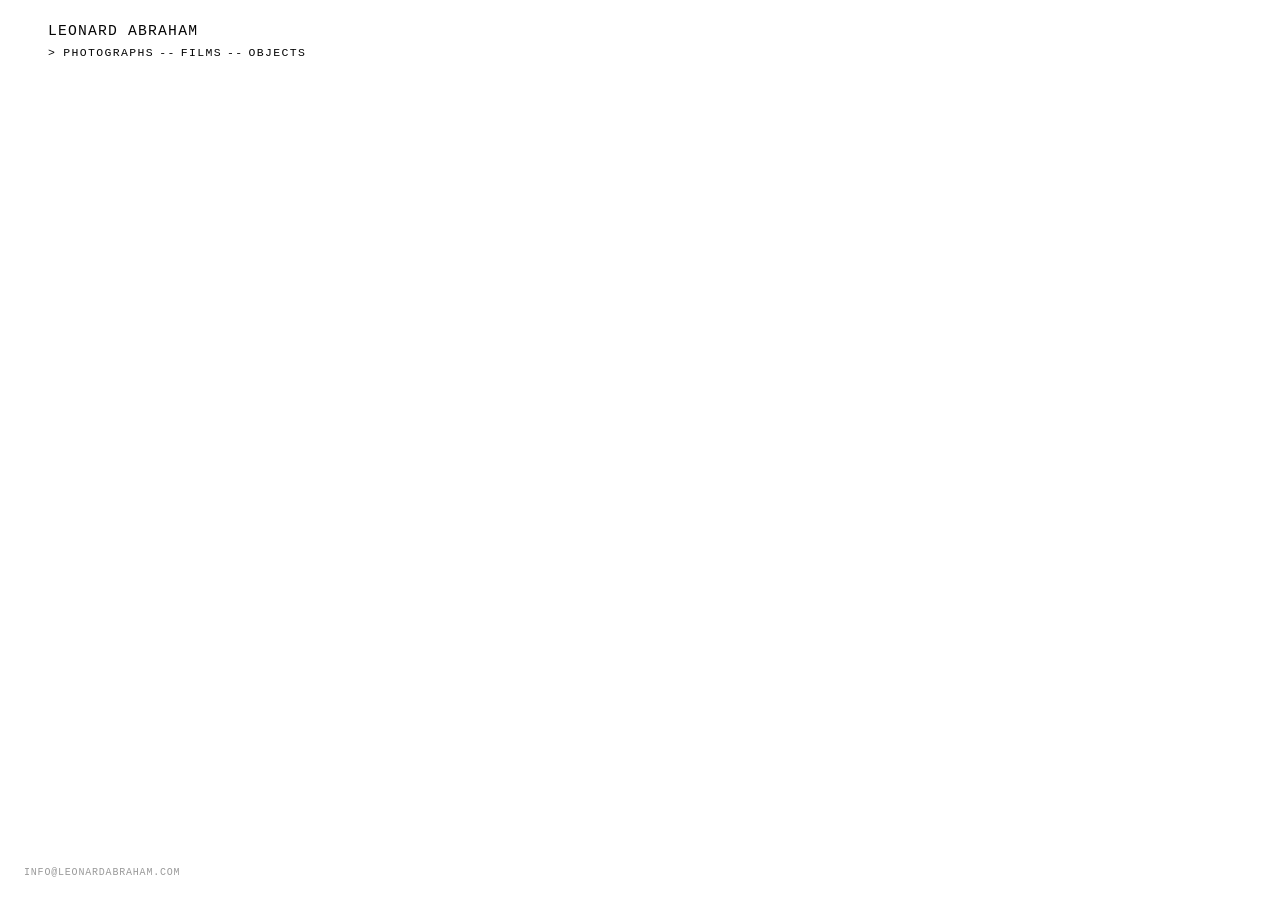
<file: index.html>
<!DOCTYPE html>
<html lang="en">
<head>
  <!-- Google tag (gtag.js) -->
  <script async src="https://www.googletagmanager.com/gtag/js?id=G-0VY0FWNZCR"></script>
  <script>
    window.dataLayer = window.dataLayer || [];
    function gtag(){dataLayer.push(arguments);}
    gtag('js', new Date());
    gtag('config', 'G-0VY0FWNZCR');
  </script>

  <meta charset="UTF-8" />
  <meta name="viewport" content="width=device-width, initial-scale=1.0" />
  <title>Leonard Abraham — Photographer, Director &amp; Artist</title>
  <meta name="description" content="Leonard Abraham is a Los Angeles-based photographer, director and artist working across photography, film and sculpture." />
  <meta name="robots" content="index, follow" />
  <link rel="canonical" href="https://leonardabraham.com/" />

  <meta property="og:type" content="website" />
  <meta property="og:title" content="Leonard Abraham — Photographer, Director &amp; Artist" />
  <meta property="og:description" content="Leonard Abraham is a Los Angeles-based photographer, director and artist working across photography, film and sculpture." />
  <meta property="og:url" content="https://leonardabraham.com/" />
  <meta property="og:image" content="https://leonardabraham.com/homepage-rotation-01.jpg" />
  <meta property="og:site_name" content="Leonard Abraham" />

  <meta name="twitter:card" content="summary_large_image" />
  <meta name="twitter:title" content="Leonard Abraham — Photographer, Director &amp; Artist" />
  <meta name="twitter:description" content="Leonard Abraham is a Los Angeles-based photographer, director and artist working across photography, film and sculpture." />
  <meta name="twitter:image" content="https://leonardabraham.com/homepage-rotation-01.jpg" />

  <script type="application/ld+json">
    {
      "@context": "https://schema.org",
      "@type": "Person",
      "name": "Leonard Abraham",
      "url": "https://leonardabraham.com/",
      "image": "https://leonardabraham.com/homepage-rotation-01.jpg",
      "jobTitle": [
        "Photographer",
        "Director",
        "Artist"
      ],
      "homeLocation": {
        "@type": "Place",
        "name": "Los Angeles, California"
      },
      "knowsAbout": [
        "Photography",
        "Film direction",
        "Sculpture"
      ]
    }
  </script>
  <style>
    :root {
      --bg: #ffffff;
      --ink: #050505;
      --soft: #eeeeee;
      --muted: #9a9a9a;
    }

    * {
      box-sizing: border-box;
    }

    html,
    body {
      margin: 0;
      min-height: 100%;
      background: var(--bg);
      color: var(--ink);
      font-family: "Courier New", Courier, monospace;
      font-weight: 400;
    }

    body {
      min-height: 100vh;
      overflow: hidden;
    }

    a {
      color: inherit;
      text-decoration: none;
    }

    .page {
      position: relative;
      min-height: 100vh;
      padding: 22px 24px;
    }

    .identity {
      position: relative;
      z-index: 2;
      display: inline-grid;
      gap: 8px;
      margin-left: 24px;
      font-size: clamp(11px, 1.15vw, 15px);
      line-height: 1.05;
      letter-spacing: 0.08em;
      text-transform: uppercase;
    }

    .name {
      display: block;
    }

    .nav {
      position: relative;
      display: block;
      white-space: nowrap;
      font-size: 0.78em;
      line-height: 1;
      letter-spacing: 0.12em;
      padding-bottom: 110px;
    }

    .nav-row {
      display: flex;
      gap: 5px;
      align-items: center;
    }

    .nav-prompt {
      display: inline-block;
      margin-right: 2px;
    }

    .nav a,
    .nav span {
      display: inline-block;
    }

    .subnav {
      position: absolute;
      left: 2.65ch;
      top: 0.7em;
      display: grid;
      gap: 5px;
      min-width: 34ch;
      padding: 20px 170px 34px 0;
      white-space: nowrap;
      opacity: 0;
      visibility: hidden;
      pointer-events: auto;
      font-size: 0.88em;
      line-height: 1;
      letter-spacing: 0.1em;
      transition: none;
    }

    .subnav a::before {
      content: ">";
      display: inline-block;
      margin-right: 6px;
    }

    .nav:has(.photographs-trigger:hover) .photographs-subnav,
    .nav:has(.photographs-trigger:focus-visible) .photographs-subnav,
    .nav:has(.photographs-subnav:hover) .photographs-subnav,
    .nav:has(.photographs-subnav:focus-within) .photographs-subnav,
    .nav:has(.films-trigger:hover) .films-subnav,
    .nav:has(.films-trigger:focus-visible) .films-subnav,
    .nav:has(.films-subnav:hover) .films-subnav,
    .nav:has(.films-subnav:focus-within) .films-subnav {
      opacity: 1;
      visibility: visible;
      transition-delay: 0s;
    }

    .media-stage {
      position: absolute;
      inset: 0;
      z-index: 0;
      pointer-events: none;
    }

    .media-slide {
      position: absolute;
      left: 50%;
      top: 50%;
      transform: translate(-50%, -46%);
      opacity: 0;
      overflow: hidden;
      background: transparent;
    }

    .media-slide.vertical {
      width: min(39vw, 540px);
      aspect-ratio: 1198 / 1714;
      animation: showVertical 29.7s steps(1, end) infinite;
    }

    .media-slide.added.test-second {
      animation: showTest2 29.7s steps(1, end) infinite;
    }

    .media-slide.horizontal {
      width: min(66vw, 1060px);
      aspect-ratio: 1584 / 1131;
      animation: showHorizontal 29.7s steps(1, end) infinite;
    }

    .media-slide.added.third {
      animation: showAdded3 29.7s steps(1, end) infinite;
    }

    .media-slide.added.between-third-fourth {
      animation: showBetween3And4 29.7s steps(1, end) infinite;
    }

    .media-slide.added.test-after-fourth {
      animation: showTestAfter4 29.7s steps(1, end) infinite;
    }

    .media-slide.added.test-after-fifth-a {
      animation: showTestAfter5A 29.7s steps(1, end) infinite;
    }

    .media-slide.added.test-after-fifth-b {
      animation: showTestAfter5B 29.7s steps(1, end) infinite;
    }

    .media-slide.added.fourth {
      animation: showAdded4 29.7s steps(1, end) infinite;
    }

    .media-slide.added.fifth {
      animation: showAdded5 29.7s steps(1, end) infinite;
    }

    .media-slide.diptych.sixth {
      width: min(66vw, 1060px);
      display: grid;
      grid-template-columns: repeat(2, minmax(0, 1fr));
      gap: 14px;
      overflow: visible;
      animation: showDiptych6 29.7s steps(1, end) infinite;
    }

    .media-slide img {
      width: 100%;
      height: 100%;
      display: block;
      object-fit: cover;
    }

    .media-slide.added img {
      width: auto;
      height: auto;
      max-width: min(66vw, 1060px);
      max-height: 76vh;
      object-fit: contain;
    }

    .media-slide.diptych img {
      width: 100%;
      height: auto;
      aspect-ratio: 1 / 1;
      object-fit: cover;
    }

    .contact {
      position: fixed;
      left: 24px;
      bottom: 22px;
      z-index: 2;
      font-size: 10px;
      line-height: 1;
      letter-spacing: 0.08em;
      text-transform: uppercase;
      color: var(--muted);
    }

    @keyframes showVertical {
      0%, 9.0908% { opacity: 1; }
      9.0909%, 100% { opacity: 0; }
    }

    @keyframes showHorizontal {
      0%, 9.0908% { opacity: 0; }
      9.0909%, 18.1817% { opacity: 1; }
      18.1818%, 100% { opacity: 0; }
    }

    @keyframes showAdded3 {
      0%, 18.1817% { opacity: 0; }
      18.1818%, 27.2726% { opacity: 1; }
      27.2727%, 100% { opacity: 0; }
    }

    @keyframes showBetween3And4 {
      0%, 27.2726% { opacity: 0; }
      27.2727%, 36.3635% { opacity: 1; }
      36.3636%, 100% { opacity: 0; }
    }

    @keyframes showTestAfter4 {
      0%, 36.3635% { opacity: 0; }
      36.3636%, 45.4544% { opacity: 1; }
      45.4545%, 100% { opacity: 0; }
    }

    @keyframes showTest2 {
      0%, 45.4544% { opacity: 0; }
      45.4545%, 54.5453% { opacity: 1; }
      54.5454%, 100% { opacity: 0; }
    }

    @keyframes showTestAfter5A {
      0%, 54.5453% { opacity: 0; }
      54.5454%, 63.6362% { opacity: 1; }
      63.6363%, 100% { opacity: 0; }
    }

    @keyframes showTestAfter5B {
      0%, 63.6362% { opacity: 0; }
      63.6363%, 72.7271% { opacity: 1; }
      72.7272%, 100% { opacity: 0; }
    }

    @keyframes showAdded4 {
      0%, 72.7271% { opacity: 0; }
      72.7272%, 81.8180% { opacity: 1; }
      81.8181%, 100% { opacity: 0; }
    }

    @keyframes showAdded5 {
      0%, 81.8180% { opacity: 0; }
      81.8181%, 90.9089% { opacity: 1; }
      90.9090%, 100% { opacity: 0; }
    }

    @keyframes showDiptych6 {
      0%, 90.9089% { opacity: 0; }
      90.9090%, 100% { opacity: 1; }
    }

    @media (max-width: 760px) {
      body {
        overflow: auto;
      }

      .page {
        min-height: 100svh;
        padding: 18px;
      }

      .identity {
        margin-left: 0;
        font-size: 12px;
        gap: 7px;
      }

      .nav {
        font-size: 0.76em;
        padding-bottom: 110px;
      }

      .nav-row {
        gap: 4px;
      }

      .subnav {
        left: 2.65ch;
        gap: 5px;
        min-width: 32ch;
        padding: 20px 120px 34px 0;
        font-size: 0.86em;
      }

      .media-slide.vertical {
        width: calc(100vw - 24px);
        max-width: 450px;
        top: 52%;
      }

      .media-slide.horizontal {
        width: calc(100vw - 24px);
        max-width: 560px;
        top: 52%;
      }

      .media-slide.added img {
        max-width: calc(100vw - 24px);
        max-height: 72vh;
      }

      .media-slide.diptych.sixth {
        width: calc(100vw - 24px);
        max-width: 660px;
        gap: 8px;
        top: 52%;
      }

      .contact {
        left: 18px;
        bottom: 18px;
      }
    }
  </style>
</head>
<body>
  <main class="page">
    <header class="identity" aria-label="Leonard Abraham site navigation">
      <a class="name" href="/">Leonard Abraham</a>
      <nav class="nav">
        <div class="nav-row">
          <span class="nav-prompt">&gt;</span>
          <a class="photographs-trigger" href="#photographs">Photographs</a>
          <span>--</span>
          <a class="films-trigger" href="#films">Films</a>
          <span>--</span>
          <a href="#objects">Objects</a>
        </div>
        <div class="subnav photographs-subnav" aria-label="Photographs categories">
          <a href="#photographs-personal">Personal</a>
          <a href="#photographs-portraits">Portraits</a>
          <a href="#photographs-fashion">Fashion</a>
        </div>
        <div class="subnav films-subnav" aria-label="Films categories">
          <a href="commercials.html">Fashion</a>
          <a href="music-videos.html">Music Video</a>
          <a href="personal-films.html">Personal</a>
        </div>
      </nav>
    </header>

    <section class="media-stage" aria-label="Homepage rotating media">
      <div class="media-slide vertical">
        <img src="homepage-rotation-01.jpg" alt="Dossier Personage portrait placeholder" />
      </div>
      <div class="media-slide horizontal">
        <img src="homepage-rotation-02.jpg" alt="Dossier Personage page spread placeholder" />
      </div>
      <div class="media-slide added third">
        <img src="homepage-rotation-03.jpg" alt="Homepage rotation image 03" />
      </div>
      <div class="media-slide added between-third-fourth">
        <img src="homepage-rotation-03b-test-v3.jpg" alt="Homepage rotation test image between 03 and 04" />
      </div>
      <div class="media-slide added test-after-fourth">
        <img src="homepage-rotation-06-v5jpg.jpg" alt="Homepage rotation image 06 replacement" />
      </div>
      <div class="media-slide added test-second">
        <img src="homepage-rotation-05-v4.jpg" alt="Homepage rotation image 05 replacement" />
      </div>
      <div class="media-slide added test-after-fifth-a">
        <img src="homepage-rotation-07-v5.jpg" alt="Homepage rotation image 07 replacement" />
      </div>
      <div class="media-slide added test-after-fifth-b">
        <img src="homepage-rotation-07-v4.jpg" alt="Homepage rotation image 07 replacement" />
      </div>
      <div class="media-slide added fourth">
        <img src="homepage-rotation-08.jpg" alt="Homepage rotation image 04" />
      </div>
      <div class="media-slide added fifth">
        <img src="homepage-rotation-09.jpg" alt="Homepage rotation image 05" />
      </div>
      <div class="media-slide diptych sixth">
        <img src="homepage-rotation-10a.jpg" alt="Future Without Fear — salt flats" />
        <img src="homepage-rotation-10b.jpg" alt="Future Without Fear — elevator" />
      </div>
    </section>

    <a class="contact" href="mailto:info@leonardabraham.com">info@leonardabraham.com</a>
  </main>
</body>
</html>
</file>
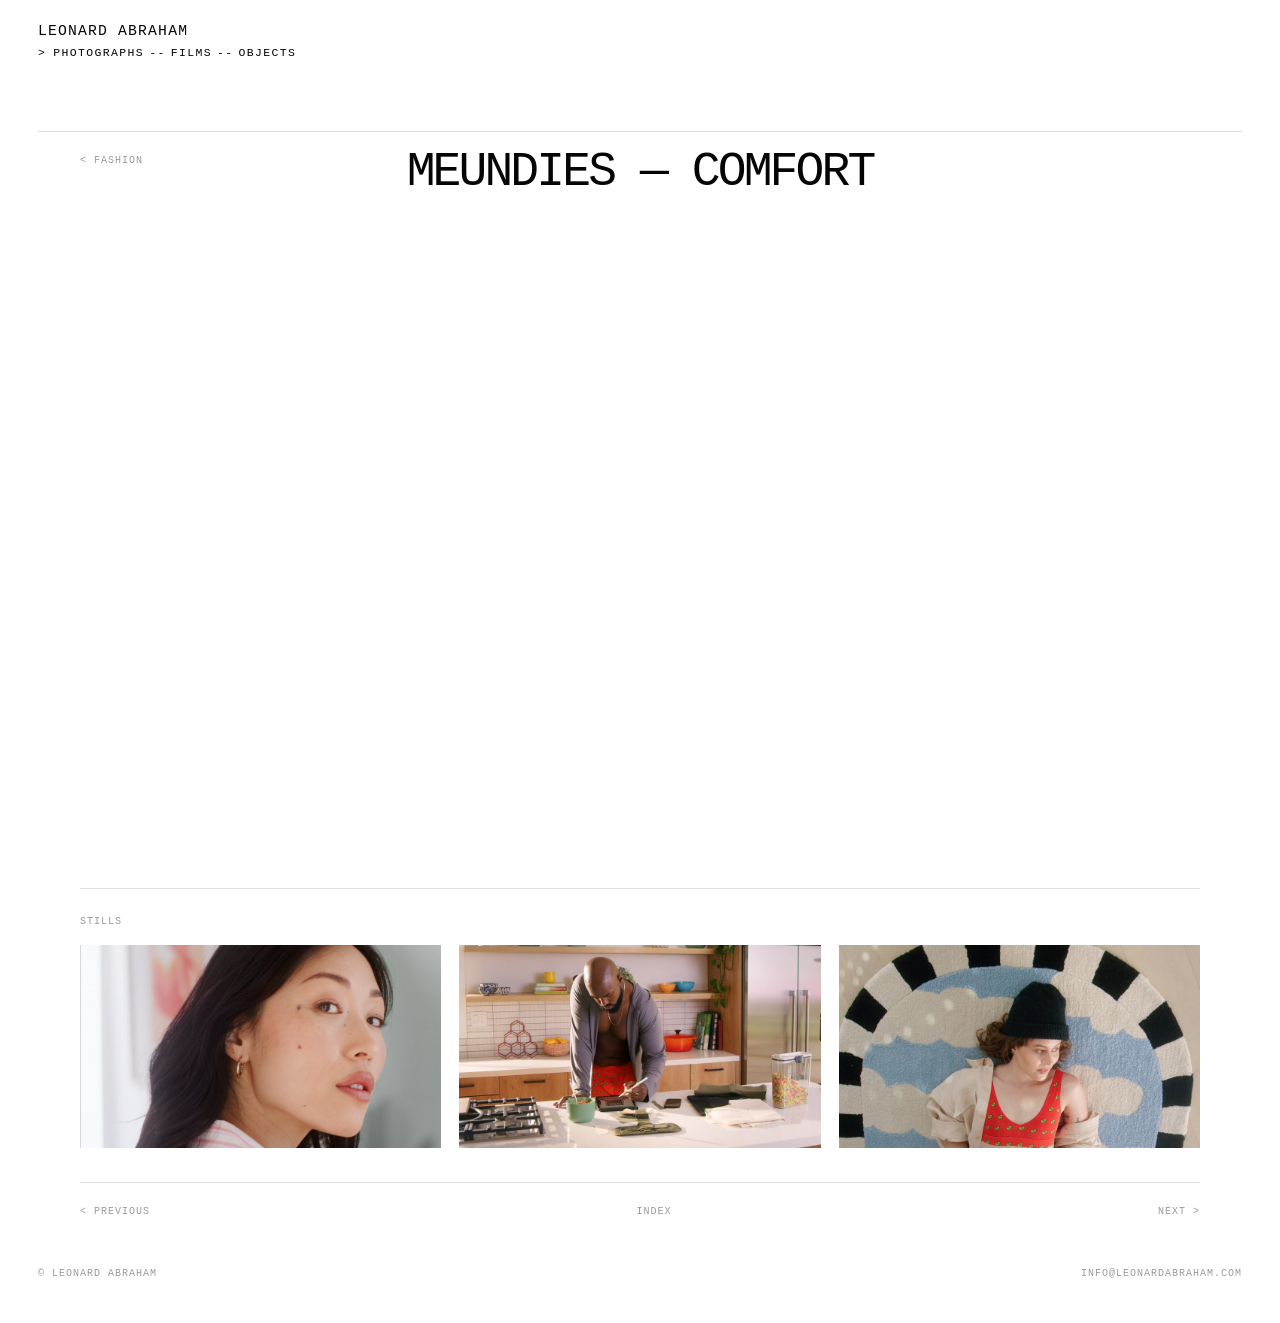
<file: commercial-01.html>
<!DOCTYPE html>
<html lang="en">
<head>
  <!-- Google tag (gtag.js) -->
  <script async src="https://www.googletagmanager.com/gtag/js?id=G-0VY0FWNZCR"></script>
  <script>
    window.dataLayer = window.dataLayer || [];
    function gtag(){dataLayer.push(arguments);}
    gtag('js', new Date());
    gtag('config', 'G-0VY0FWNZCR');
  </script>

  <meta charset="UTF-8" />
  <meta name="viewport" content="width=device-width, initial-scale=1.0" />
  <title>Meundies — Comfort | Leonard Abraham</title>
  <meta name="description" content="Meundies — Comfort — fashion film directed by Leonard Abraham." />
  <link rel="canonical" href="https://leonardabraham.com/commercial-01.html" />
  <link rel="stylesheet" href="film-work.css?v=stills1" />
</head>
<body>
  <main class="page">
    <header class="identity" aria-label="Leonard Abraham site navigation">
      <a class="name" href="index.html">Leonard Abraham</a>
      <nav class="nav">
        <div class="nav-row">
          <span class="nav-prompt">&gt;</span>
          <a class="photographs-trigger" href="index.html#photographs">Photographs</a>
          <span>--</span>
          <a class="films-trigger" href="commercials.html">Films</a>
          <span>--</span>
          <a href="index.html#objects">Objects</a>
        </div>
        <div class="subnav photographs-subnav" aria-label="Photographs categories">
          <a href="index.html#photographs-personal">Personal</a>
          <a href="index.html#photographs-portraits">Portraits</a>
          <a href="index.html#photographs-fashion">Fashion</a>
        </div>
        <div class="subnav films-subnav" aria-label="Films categories">
          <a href="personal-films.html">Personal</a>
          <a href="music-videos.html">Music Video</a>
          <a href="commercials.html">Fashion</a>
        </div>
      </nav>
    </header>

    <article class="project-page">
      <section class="project-head">
        <div><a class="back-link" href="commercials.html">&lt; Fashion</a></div>
        <div><h1 class="project-name">Meundies — Comfort</h1></div>
      </section>

      <section class="project-player">
        <div class="video">
          <iframe src="https://player.vimeo.com/video/589858641?title=0&amp;byline=0&amp;portrait=0" title="Meundies — Comfort" allow="autoplay; fullscreen; picture-in-picture" allowfullscreen></iframe>
        </div>
      </section>

      <section class="stills-section">
        <div class="section-heading"><div class="section-label">Stills</div></div>
        <div class="stills-grid">
          <img src="valentines-still-02.jpg" alt="Meundies Comfort still 02" loading="lazy" />
          <img src="valentines-still-01.jpg" alt="Meundies Comfort still 01" loading="lazy" />
          <img src="valentines-still-03.jpg" alt="Meundies Comfort still 03" loading="lazy" />
        </div>
      </section>

      <nav class="project-nav">
        <a class="back-link" href="commercial-04.html">&lt; Previous</a>
        <a class="back-link" href="commercials.html">Index</a>
        <a class="back-link" href="commercial-02.html">Next &gt;</a>
      </nav>
    </article>

    <footer class="footer">
      <span>© Leonard Abraham</span>
      <a href="mailto:info@leonardabraham.com">info@leonardabraham.com</a>
    </footer>
  </main>
</body>
</html>
</file>
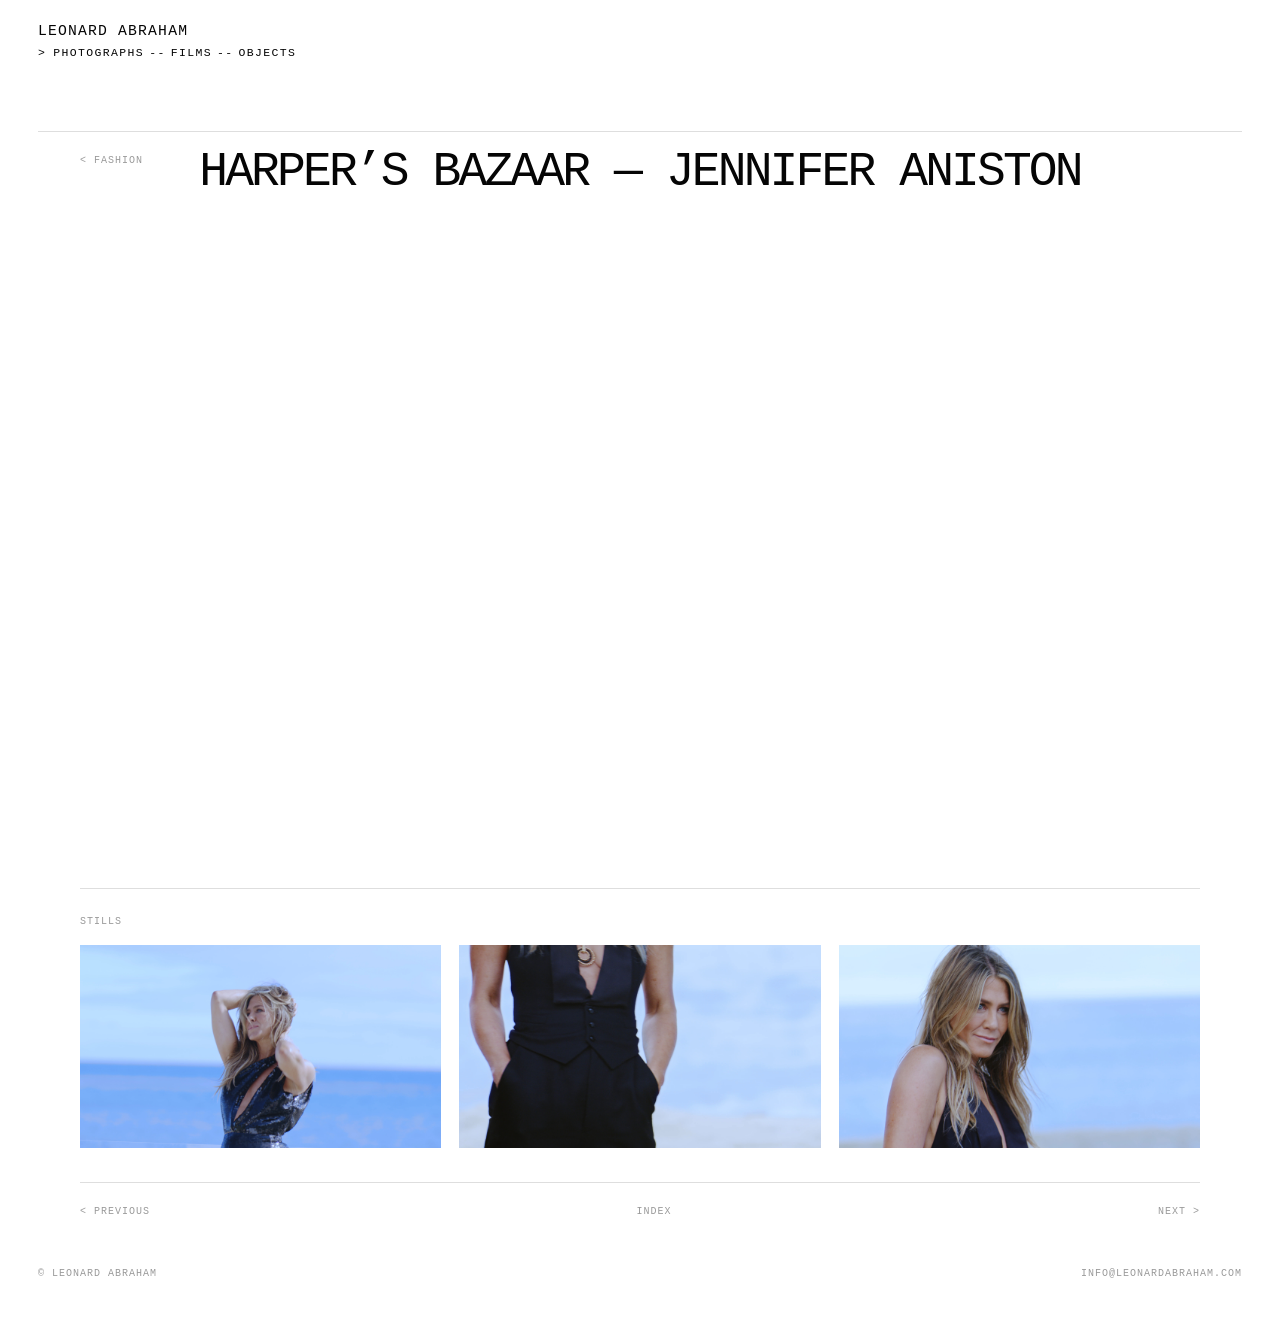
<file: commercial-02.html>
<!DOCTYPE html>
<html lang="en">
<head>
  <!-- Google tag (gtag.js) -->
  <script async src="https://www.googletagmanager.com/gtag/js?id=G-0VY0FWNZCR"></script>
  <script>
    window.dataLayer = window.dataLayer || [];
    function gtag(){dataLayer.push(arguments);}
    gtag('js', new Date());
    gtag('config', 'G-0VY0FWNZCR');
  </script>

  <meta charset="UTF-8" />
  <meta name="viewport" content="width=device-width, initial-scale=1.0" />
  <title>Harper’s Bazaar — Jennifer Aniston | Leonard Abraham</title>
  <meta name="description" content="Harper’s Bazaar — Jennifer Aniston — fashion film directed by Leonard Abraham." />
  <link rel="canonical" href="https://leonardabraham.com/commercial-02.html" />
  <link rel="stylesheet" href="film-work.css?v=stills1" />
</head>
<body>
  <main class="page">
    <header class="identity" aria-label="Leonard Abraham site navigation">
      <a class="name" href="index.html">Leonard Abraham</a>
      <nav class="nav">
        <div class="nav-row"><span class="nav-prompt">&gt;</span><a class="photographs-trigger" href="index.html#photographs">Photographs</a><span>--</span><a class="films-trigger" href="commercials.html">Films</a><span>--</span><a href="index.html#objects">Objects</a></div>
        <div class="subnav photographs-subnav" aria-label="Photographs categories"><a href="index.html#photographs-personal">Personal</a><a href="index.html#photographs-portraits">Portraits</a><a href="index.html#photographs-fashion">Fashion</a></div>
        <div class="subnav films-subnav" aria-label="Films categories"><a href="personal-films.html">Personal</a><a href="music-videos.html">Music Video</a><a href="commercials.html">Fashion</a></div>
      </nav>
    </header>

    <article class="project-page">
      <section class="project-head">
        <div><a class="back-link" href="commercials.html">&lt; Fashion</a></div>
        <div><h1 class="project-name">Harper’s Bazaar — Jennifer Aniston</h1></div>
      </section>

      <section class="project-player"><div class="video"><iframe src="https://player.vimeo.com/video/491686569?title=0&amp;byline=0&amp;portrait=0" title="Harper’s Bazaar — Jennifer Aniston"></iframe></div></section>

      <section class="stills-section">
        <div class="section-heading"><div class="section-label">Stills</div></div>
        <div class="stills-grid">
          <img src="harpers-bazaar-still-01.jpg" alt="Harper’s Bazaar still 01" />
          <img src="harpers-bazaar-still-02.jpg" alt="Harper’s Bazaar still 02" />
          <img src="harpers-bazaar-still-03.jpg" alt="Harper’s Bazaar still 03" />
        </div>
      </section>

      <nav class="project-nav"><a class="back-link" href="commercial-01.html">&lt; Previous</a><a class="back-link" href="commercials.html">Index</a><a class="back-link" href="commercial-03.html">Next &gt;</a></nav>
    </article>

    <footer class="footer"><span>© Leonard Abraham</span><a href="mailto:info@leonardabraham.com">info@leonardabraham.com</a></footer>
  </main>
</body>
</html>
</file>
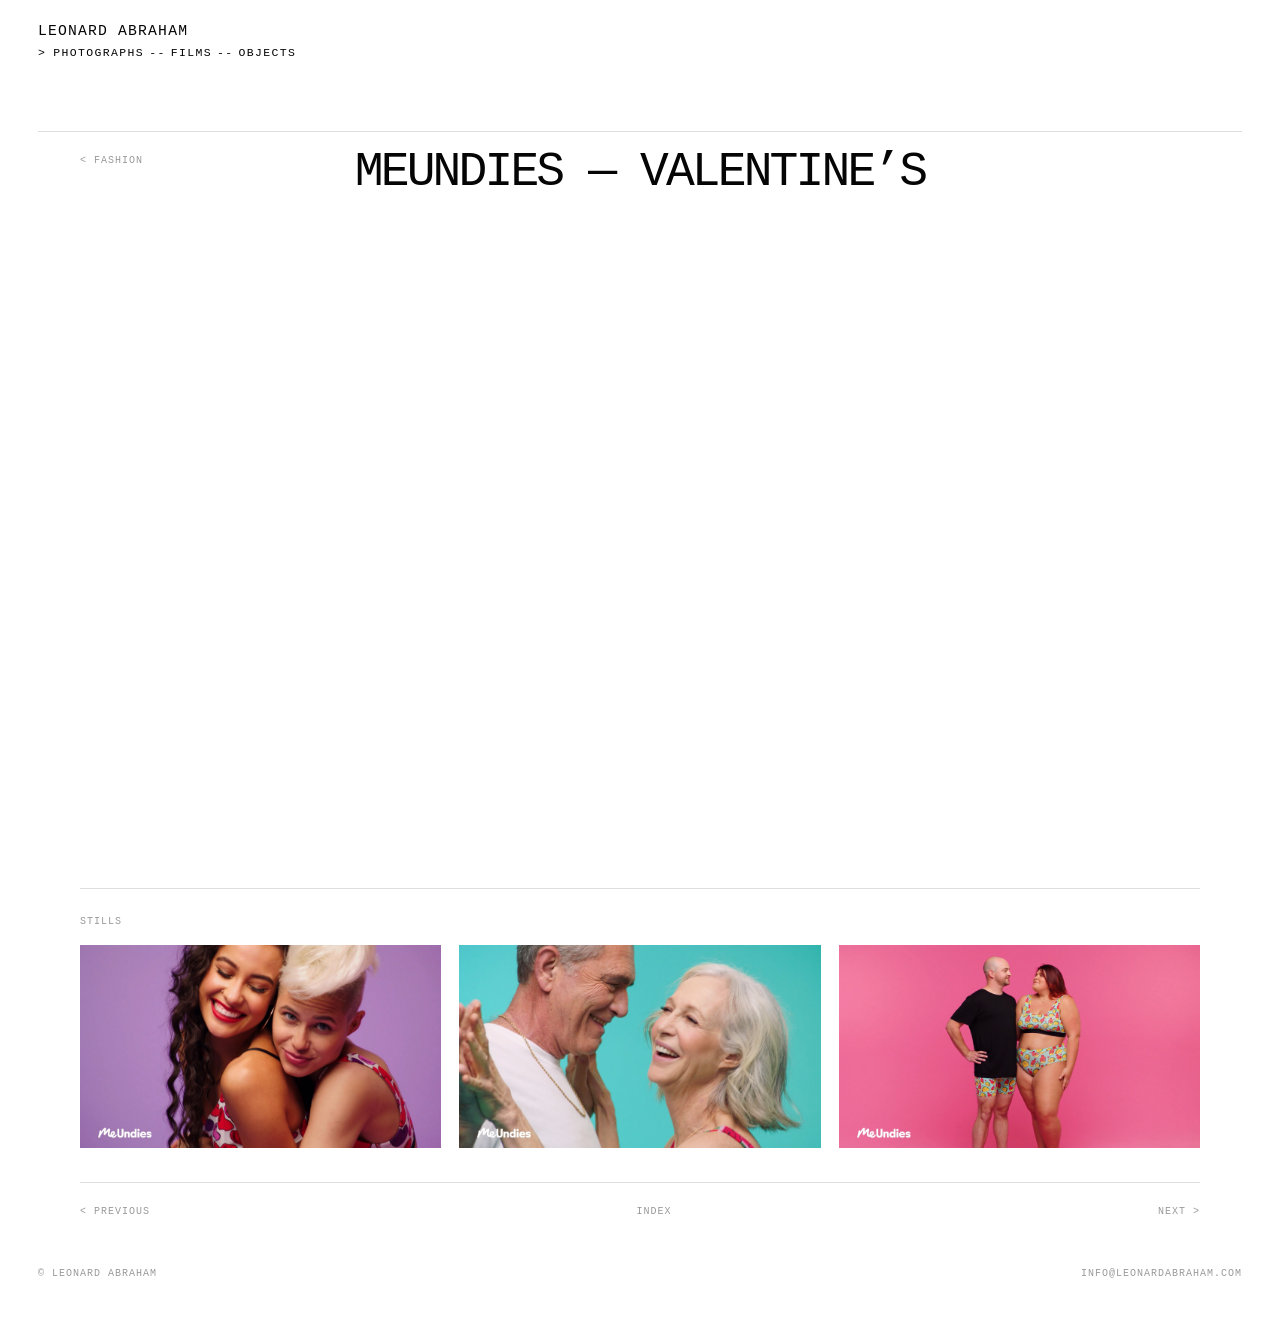
<file: commercial-03.html>
<!DOCTYPE html>
<html lang="en">
<head>
  <!-- Google tag (gtag.js) -->
  <script async src="https://www.googletagmanager.com/gtag/js?id=G-0VY0FWNZCR"></script>
  <script>
    window.dataLayer = window.dataLayer || [];
    function gtag(){dataLayer.push(arguments);}
    gtag('js', new Date());
    gtag('config', 'G-0VY0FWNZCR');
  </script>

  <meta charset="UTF-8" />
  <meta name="viewport" content="width=device-width, initial-scale=1.0" />
  <title>Meundies — Valentine’s | Leonard Abraham</title>
  <meta name="description" content="Meundies — Valentine’s — fashion film directed by Leonard Abraham." />
  <link rel="canonical" href="https://leonardabraham.com/commercial-03.html" />
  <link rel="stylesheet" href="film-work.css?v=stills1" />
</head>
<body>
  <main class="page">
    <header class="identity" aria-label="Leonard Abraham site navigation">
      <a class="name" href="index.html">Leonard Abraham</a>
      <nav class="nav">
        <div class="nav-row">
          <span class="nav-prompt">&gt;</span>
          <a class="photographs-trigger" href="index.html#photographs">Photographs</a>
          <span>--</span>
          <a class="films-trigger" href="commercials.html">Films</a>
          <span>--</span>
          <a href="index.html#objects">Objects</a>
        </div>
        <div class="subnav photographs-subnav" aria-label="Photographs categories">
          <a href="index.html#photographs-personal">Personal</a>
          <a href="index.html#photographs-portraits">Portraits</a>
          <a href="index.html#photographs-fashion">Fashion</a>
        </div>
        <div class="subnav films-subnav" aria-label="Films categories">
          <a href="personal-films.html">Personal</a>
          <a href="music-videos.html">Music Video</a>
          <a href="commercials.html">Fashion</a>
        </div>
      </nav>
    </header>

    <article class="project-page">
      <section class="project-head">
        <div><a class="back-link" href="commercials.html">&lt; Fashion</a></div>
        <div><h1 class="project-name">Meundies — Valentine’s</h1></div>
      </section>

      <section class="project-player">
        <div class="video">
          <iframe src="https://player.vimeo.com/video/589855929?title=0&amp;byline=0&amp;portrait=0" title="Meundies — Valentine’s" allow="autoplay; fullscreen; picture-in-picture" allowfullscreen></iframe>
        </div>
      </section>

      <section class="stills-section">
        <div class="section-heading"><div class="section-label">Stills</div></div>
        <div class="stills-grid">
          <img src="comfort-still-01.jpg" alt="Meundies Valentine’s still 01" loading="lazy" />
          <img src="comfort-still-02.jpg" alt="Meundies Valentine’s still 02" loading="lazy" />
          <img src="comfort-still-03.jpg" alt="Meundies Valentine’s still 03" loading="lazy" />
        </div>
      </section>

      <nav class="project-nav">
        <a class="back-link" href="commercial-02.html">&lt; Previous</a>
        <a class="back-link" href="commercials.html">Index</a>
        <a class="back-link" href="commercial-04.html">Next &gt;</a>
      </nav>
    </article>

    <footer class="footer">
      <span>© Leonard Abraham</span>
      <a href="mailto:info@leonardabraham.com">info@leonardabraham.com</a>
    </footer>
  </main>
</body>
</html>
</file>
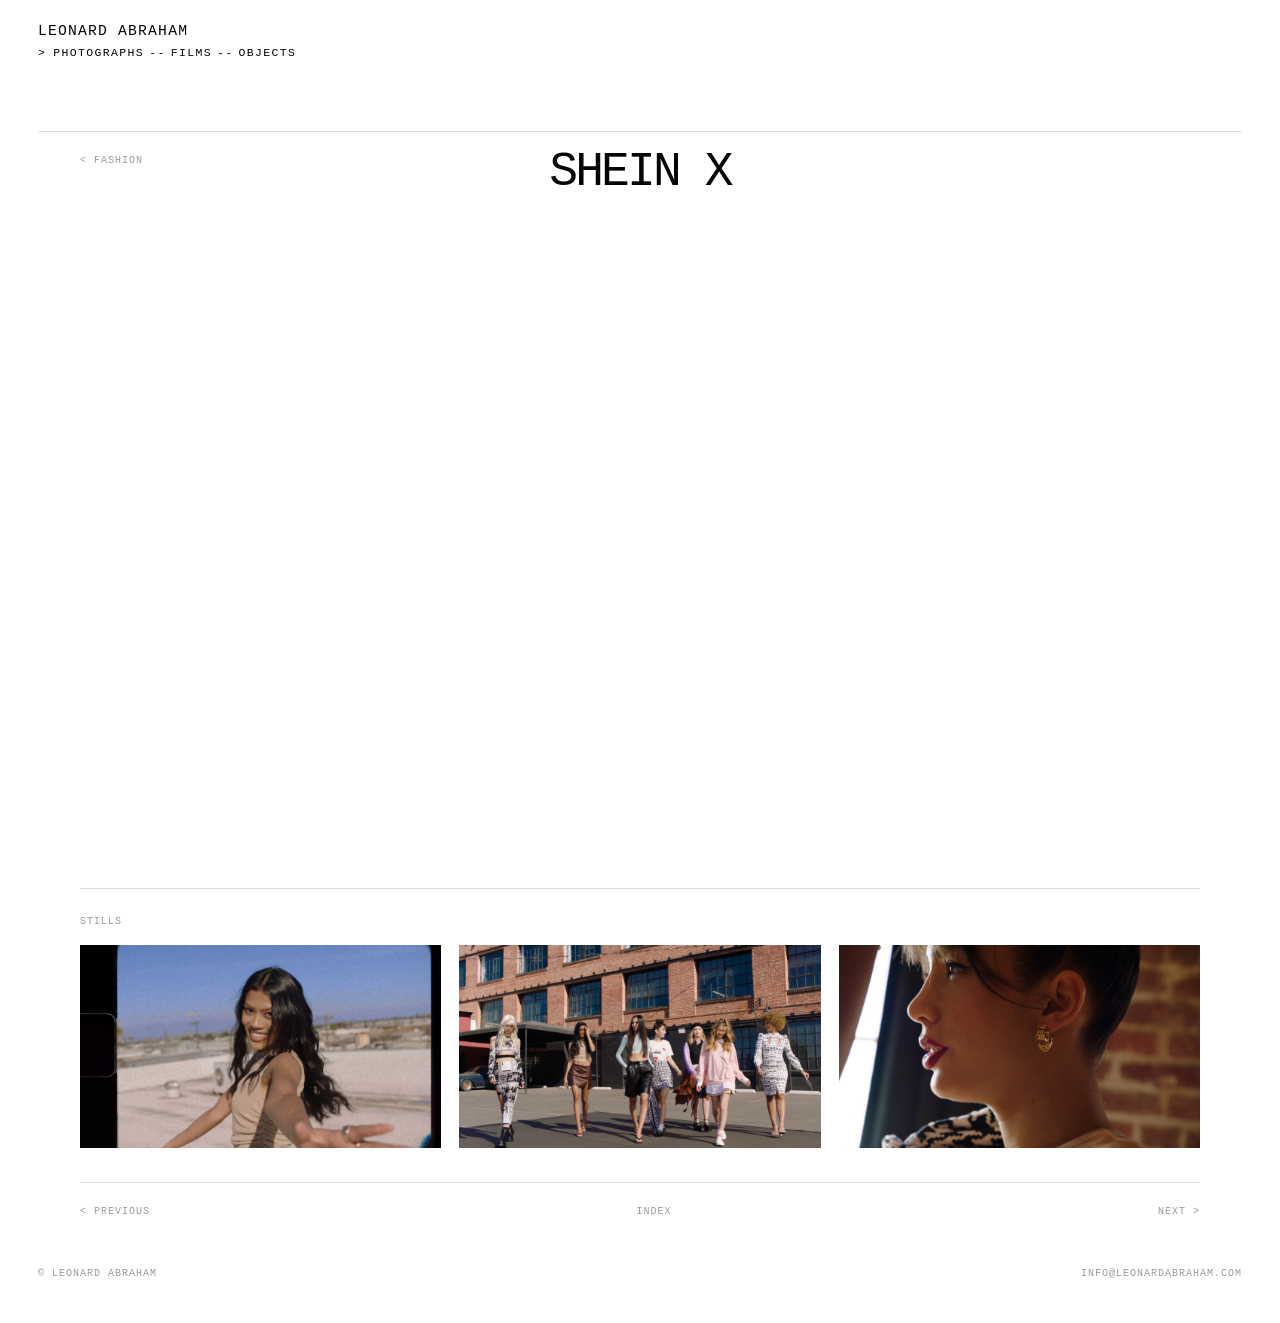
<file: commercial-04.html>
<!DOCTYPE html>
<html lang="en">
<head>
  <!-- Google tag (gtag.js) -->
  <script async src="https://www.googletagmanager.com/gtag/js?id=G-0VY0FWNZCR"></script>
  <script>
    window.dataLayer = window.dataLayer || [];
    function gtag(){dataLayer.push(arguments);}
    gtag('js', new Date());
    gtag('config', 'G-0VY0FWNZCR');
  </script>

  <meta charset="UTF-8" />
  <meta name="viewport" content="width=device-width, initial-scale=1.0" />
  <title>SHEIN X | Leonard Abraham</title>
  <meta name="description" content="SHEIN X — fashion film directed by Leonard Abraham." />
  <link rel="canonical" href="https://leonardabraham.com/commercial-04.html" />
  <link rel="stylesheet" href="film-work.css?v=stills1" />
</head>
<body>
  <main class="page">
    <header class="identity" aria-label="Leonard Abraham site navigation">
      <a class="name" href="index.html">Leonard Abraham</a>
      <nav class="nav">
        <div class="nav-row"><span class="nav-prompt">&gt;</span><a class="photographs-trigger" href="index.html#photographs">Photographs</a><span>--</span><a class="films-trigger" href="commercials.html">Films</a><span>--</span><a href="index.html#objects">Objects</a></div>
        <div class="subnav photographs-subnav" aria-label="Photographs categories"><a href="index.html#photographs-personal">Personal</a><a href="index.html#photographs-portraits">Portraits</a><a href="index.html#photographs-fashion">Fashion</a></div>
        <div class="subnav films-subnav" aria-label="Films categories"><a href="personal-films.html">Personal</a><a href="music-videos.html">Music Video</a><a href="commercials.html">Fashion</a></div>
      </nav>
    </header>

    <article class="project-page">
      <section class="project-head">
        <div><a class="back-link" href="commercials.html">&lt; Fashion</a></div>
        <div><h1 class="project-name">SHEIN X</h1></div>
      </section>

      <section class="project-player"><div class="video"><iframe src="https://player.vimeo.com/video/589932128?title=0&amp;byline=0&amp;portrait=0" title="SHEIN X"></iframe></div></section>

      <section class="stills-section">
        <div class="section-heading"><div class="section-label">Stills</div></div>
        <div class="stills-grid">
          <img src="shein-x-still-01.jpg" alt="SHEIN X still 01" />
          <img src="shein-x-still-02.jpg" alt="SHEIN X still 02" />
          <img src="shein-x-still-03.jpg" alt="SHEIN X still 03" />
        </div>
      </section>

      <nav class="project-nav"><a class="back-link" href="commercial-03.html">&lt; Previous</a><a class="back-link" href="commercials.html">Index</a><a class="back-link" href="commercial-01.html">Next &gt;</a></nav>
    </article>

    <footer class="footer"><span>© Leonard Abraham</span><a href="mailto:info@leonardabraham.com">info@leonardabraham.com</a></footer>
  </main>
</body>
</html>
</file>
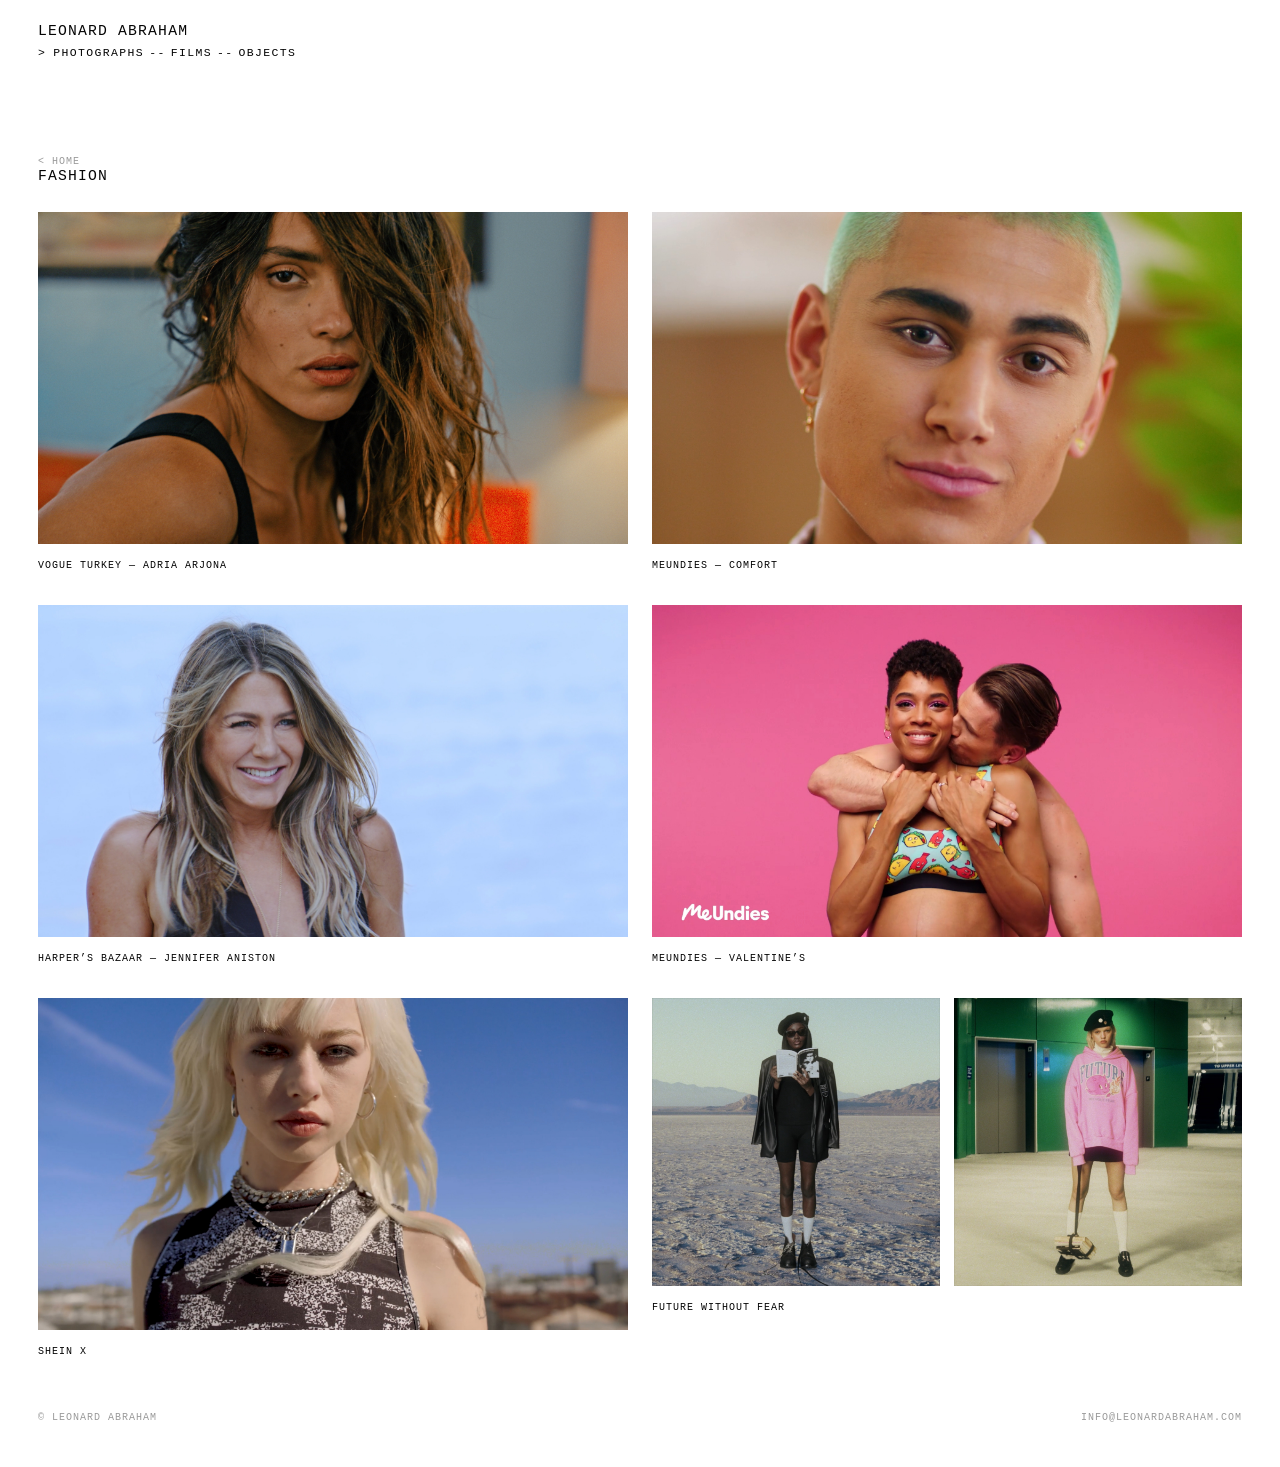
<file: commercials.html>
<!DOCTYPE html>
<html lang="en">
<head>
  <!-- Google tag (gtag.js) -->
  <script async src="https://www.googletagmanager.com/gtag/js?id=G-0VY0FWNZCR"></script>
  <script>
    window.dataLayer = window.dataLayer || [];
    function gtag(){dataLayer.push(arguments);}
    gtag('js', new Date());
    gtag('config', 'G-0VY0FWNZCR');
  </script>

  <meta charset="UTF-8" />
  <meta name="viewport" content="width=device-width, initial-scale=1.0" />
  <title>Fashion | Leonard Abraham</title>
  <meta name="description" content="Fashion films directed by Leonard Abraham." />
  <link rel="canonical" href="https://leonardabraham.com/commercials.html" />
  <link rel="stylesheet" href="film-work.css?v=fashion4" />
</head>
<body>
  <main class="page">
    <header class="identity" aria-label="Leonard Abraham site navigation">
      <a class="name" href="index.html">Leonard Abraham</a>
      <nav class="nav">
        <div class="nav-row">
          <span class="nav-prompt">&gt;</span>
          <a class="photographs-trigger" href="index.html#photographs">Photographs</a>
          <span>--</span>
          <a class="films-trigger" href="commercials.html">Films</a>
          <span>--</span>
          <a href="index.html#objects">Objects</a>
        </div>
        <div class="subnav photographs-subnav" aria-label="Photographs categories">
          <a href="index.html#photographs-personal">Personal</a>
          <a href="index.html#photographs-portraits">Portraits</a>
          <a href="index.html#photographs-fashion">Fashion</a>
        </div>
        <div class="subnav films-subnav" aria-label="Films categories">
          <a href="personal-films.html">Personal</a>
          <a href="music-videos.html">Music Video</a>
          <a href="commercials.html">Fashion</a>
        </div>
      </nav>
    </header>

    <section class="work-page" id="films-fashion">
      <div class="work-head">
        <div><a class="back-link" href="index.html">&lt; Home</a></div>
        <div><h1 class="work-title">Fashion</h1></div>
      </div>

      <div class="project-grid">
        <a class="project-card" href="vogue-turkey.html">
          <div class="project-cover"><img src="vogue-turkey-cover.jpg" alt="Vogue Turkey — Adria Arjona cover" /></div>
          <div class="project-meta"><span class="project-title">Vogue Turkey — Adria Arjona</span></div>
        </a>
        <a class="project-card" href="commercial-01.html">
          <div class="project-cover"><img src="cover-commercial-01.jpg" alt="Meundies — Comfort cover" /></div>
          <div class="project-meta"><span class="project-title">Meundies — Comfort</span></div>
        </a>
        <a class="project-card" href="commercial-02.html">
          <div class="project-cover harpers-cover"><img src="cover-commercial-02.jpg" alt="Harper’s Bazaar — Jennifer Aniston cover" /></div>
          <div class="project-meta"><span class="project-title">Harper’s Bazaar — Jennifer Aniston</span></div>
        </a>
        <a class="project-card" href="commercial-03.html">
          <div class="project-cover"><img src="cover-commercial-03.jpg" alt="Meundies — Valentine’s cover" /></div>
          <div class="project-meta"><span class="project-title">Meundies — Valentine’s</span></div>
        </a>
        <a class="project-card" href="commercial-04.html">
          <div class="project-cover"><img src="cover-commercial-04.jpg" alt="SHEIN X cover" /></div>
          <div class="project-meta"><span class="project-title">SHEIN X</span></div>
        </a>

        <div class="project-card">
          <div style="display:grid;grid-template-columns:repeat(2,minmax(0,1fr));gap:14px;width:100%;">
            <a href="future-without-fear-salt-flats.html" style="display:block;aspect-ratio:1/1;overflow:hidden;">
              <img src="homepage-rotation-06a.jpg" alt="Future Without Fear — Salt Flats cover" style="display:block;width:100%;height:100%;object-fit:cover;" />
            </a>
            <a href="future-without-fear-elevator.html" style="display:block;aspect-ratio:1/1;overflow:hidden;">
              <img src="homepage-rotation-06b.jpg" alt="Future Without Fear — Elevator cover" style="display:block;width:100%;height:100%;object-fit:cover;" />
            </a>
          </div>
          <div class="project-meta"><span class="project-title">Future Without Fear</span></div>
        </div>
      </div>
    </section>

    <footer class="footer">
      <span>© Leonard Abraham</span>
      <a href="mailto:info@leonardabraham.com">info@leonardabraham.com</a>
    </footer>
  </main>
</body>
</html>
</file>
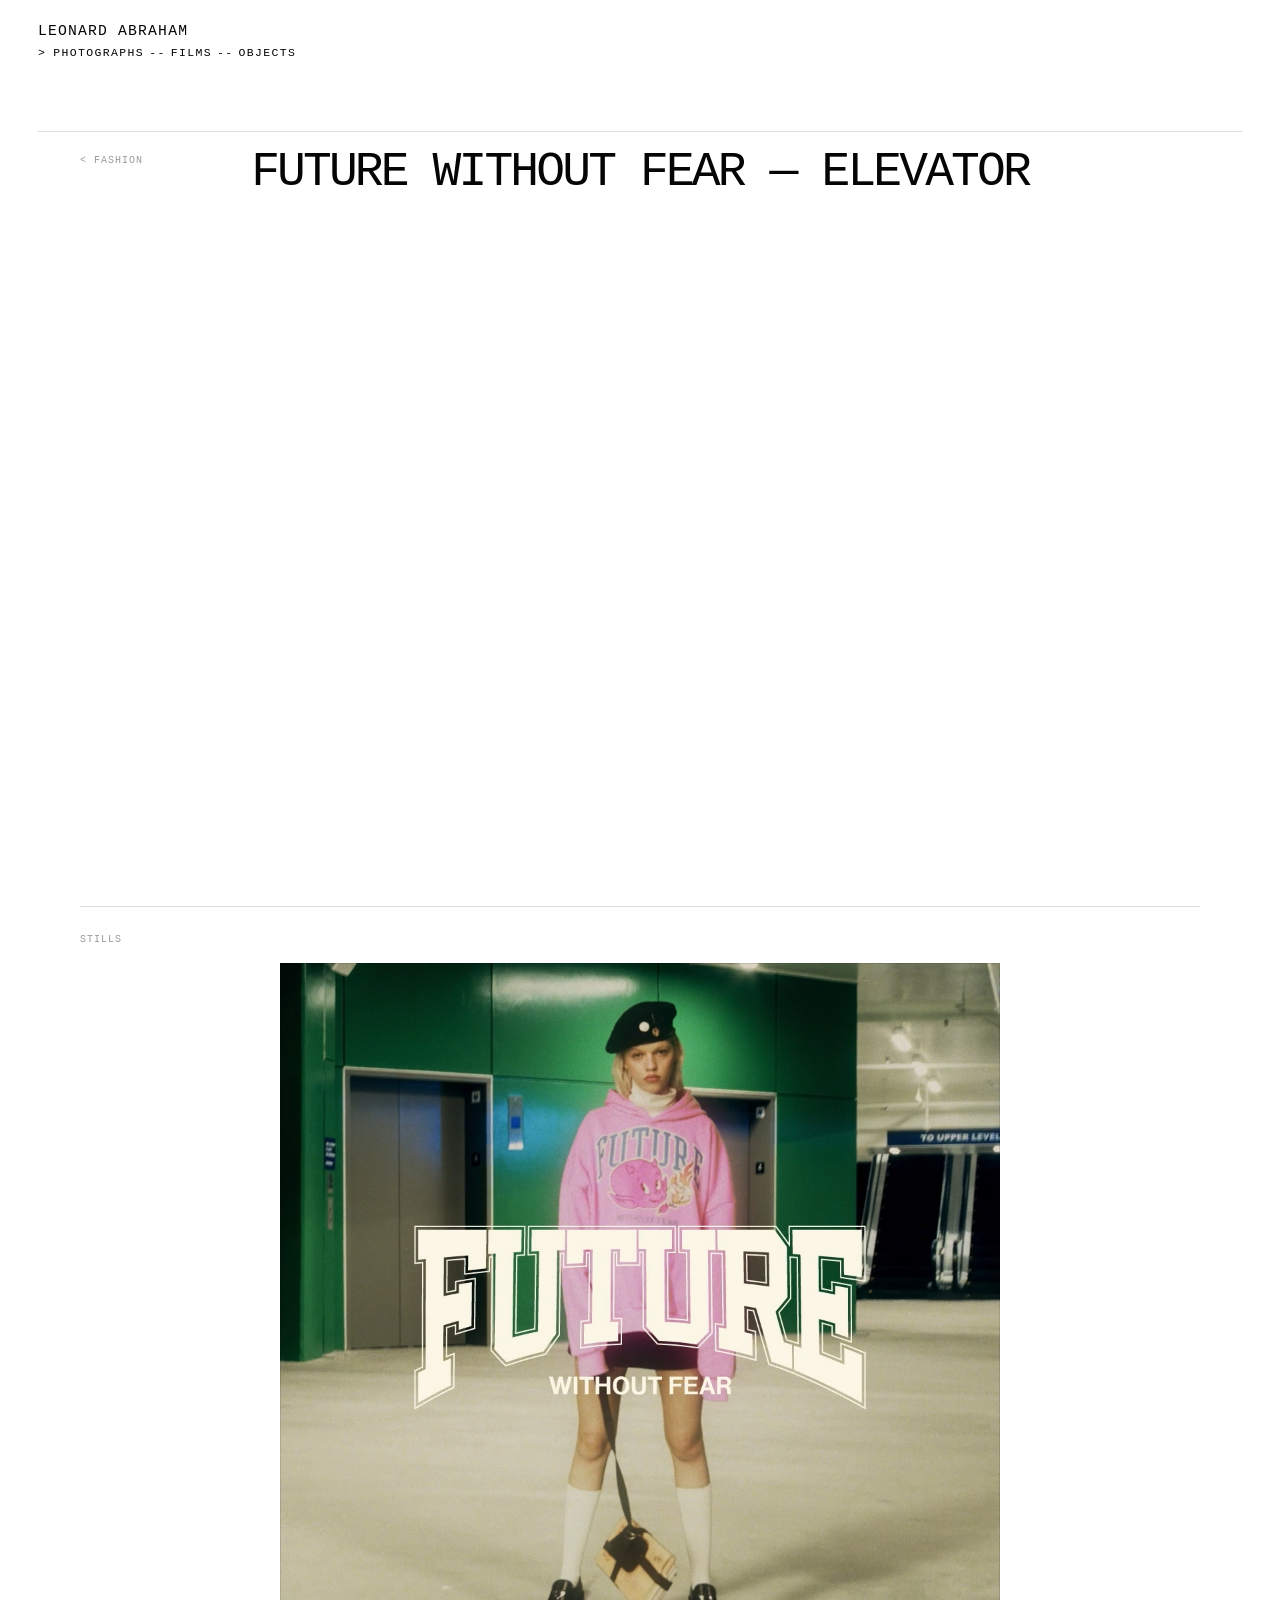
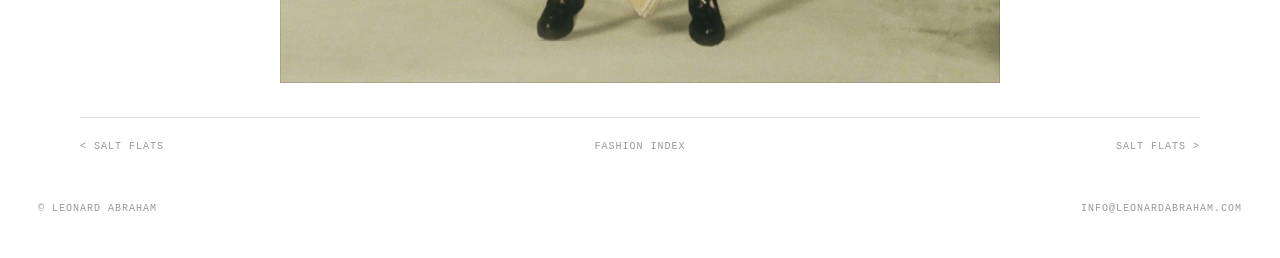
<file: future-without-fear-elevator.html>
<!DOCTYPE html>
<html lang="en">
<head>
  <!-- Google tag (gtag.js) -->
  <script async src="https://www.googletagmanager.com/gtag/js?id=G-0VY0FWNZCR"></script>
  <script>
    window.dataLayer = window.dataLayer || [];
    function gtag(){dataLayer.push(arguments);}
    gtag('js', new Date());
    gtag('config', 'G-0VY0FWNZCR');
  </script>

  <meta charset="UTF-8" />
  <meta name="viewport" content="width=device-width, initial-scale=1.0" />
  <title>Future Without Fear — Elevator | Leonard Abraham</title>
  <meta name="description" content="Future Without Fear — Elevator, a fashion film by Leonard Abraham." />
  <link rel="canonical" href="https://leonardabraham.com/future-without-fear-elevator.html" />
  <link rel="stylesheet" href="film-work.css?v=stills1" />
</head>
<body>
  <main class="page">
    <header class="identity" aria-label="Leonard Abraham site navigation">
      <a class="name" href="index.html">Leonard Abraham</a>
      <nav class="nav">
        <div class="nav-row"><span class="nav-prompt">&gt;</span><a class="photographs-trigger" href="index.html#photographs">Photographs</a><span>--</span><a class="films-trigger" href="commercials.html">Films</a><span>--</span><a href="index.html#objects">Objects</a></div>
        <div class="subnav photographs-subnav" aria-label="Photographs categories"><a href="index.html#photographs-personal">Personal</a><a href="index.html#photographs-portraits">Portraits</a><a href="index.html#photographs-fashion">Fashion</a></div>
        <div class="subnav films-subnav" aria-label="Films categories"><a href="personal-films.html">Personal</a><a href="music-videos.html">Music Video</a><a href="commercials.html">Fashion</a></div>
      </nav>
    </header>

    <article class="project-page">
      <section class="project-head"><div><a class="back-link" href="commercials.html">&lt; Fashion</a></div><div><h1 class="project-name">Future Without Fear — Elevator</h1></div></section>
      <section class="project-player"><div class="video" style="aspect-ratio:1/1;width:min(72vh,100%);max-width:760px;margin:0 auto;"><iframe src="https://player.vimeo.com/video/1208979204?title=0&amp;byline=0&amp;portrait=0" title="Future Without Fear — Elevator" allow="autoplay; fullscreen; picture-in-picture" allowfullscreen></iframe></div></section>
      <section class="stills-section">
        <div class="section-heading"><div class="section-label">Stills</div></div>
        <div class="stills-grid single-still"><img src="future-elevator-still-01.jpg" alt="Future Without Fear — Elevator still 01" /></div>
      </section>
      <nav class="project-nav"><a class="back-link" href="future-without-fear-salt-flats.html">&lt; Salt Flats</a><a class="back-link" href="commercials.html">Fashion Index</a><a class="back-link" href="future-without-fear-salt-flats.html">Salt Flats &gt;</a></nav>
    </article>

    <footer class="footer"><span>© Leonard Abraham</span><a href="mailto:info@leonardabraham.com">info@leonardabraham.com</a></footer>
  </main>
</body>
</html>
</file>
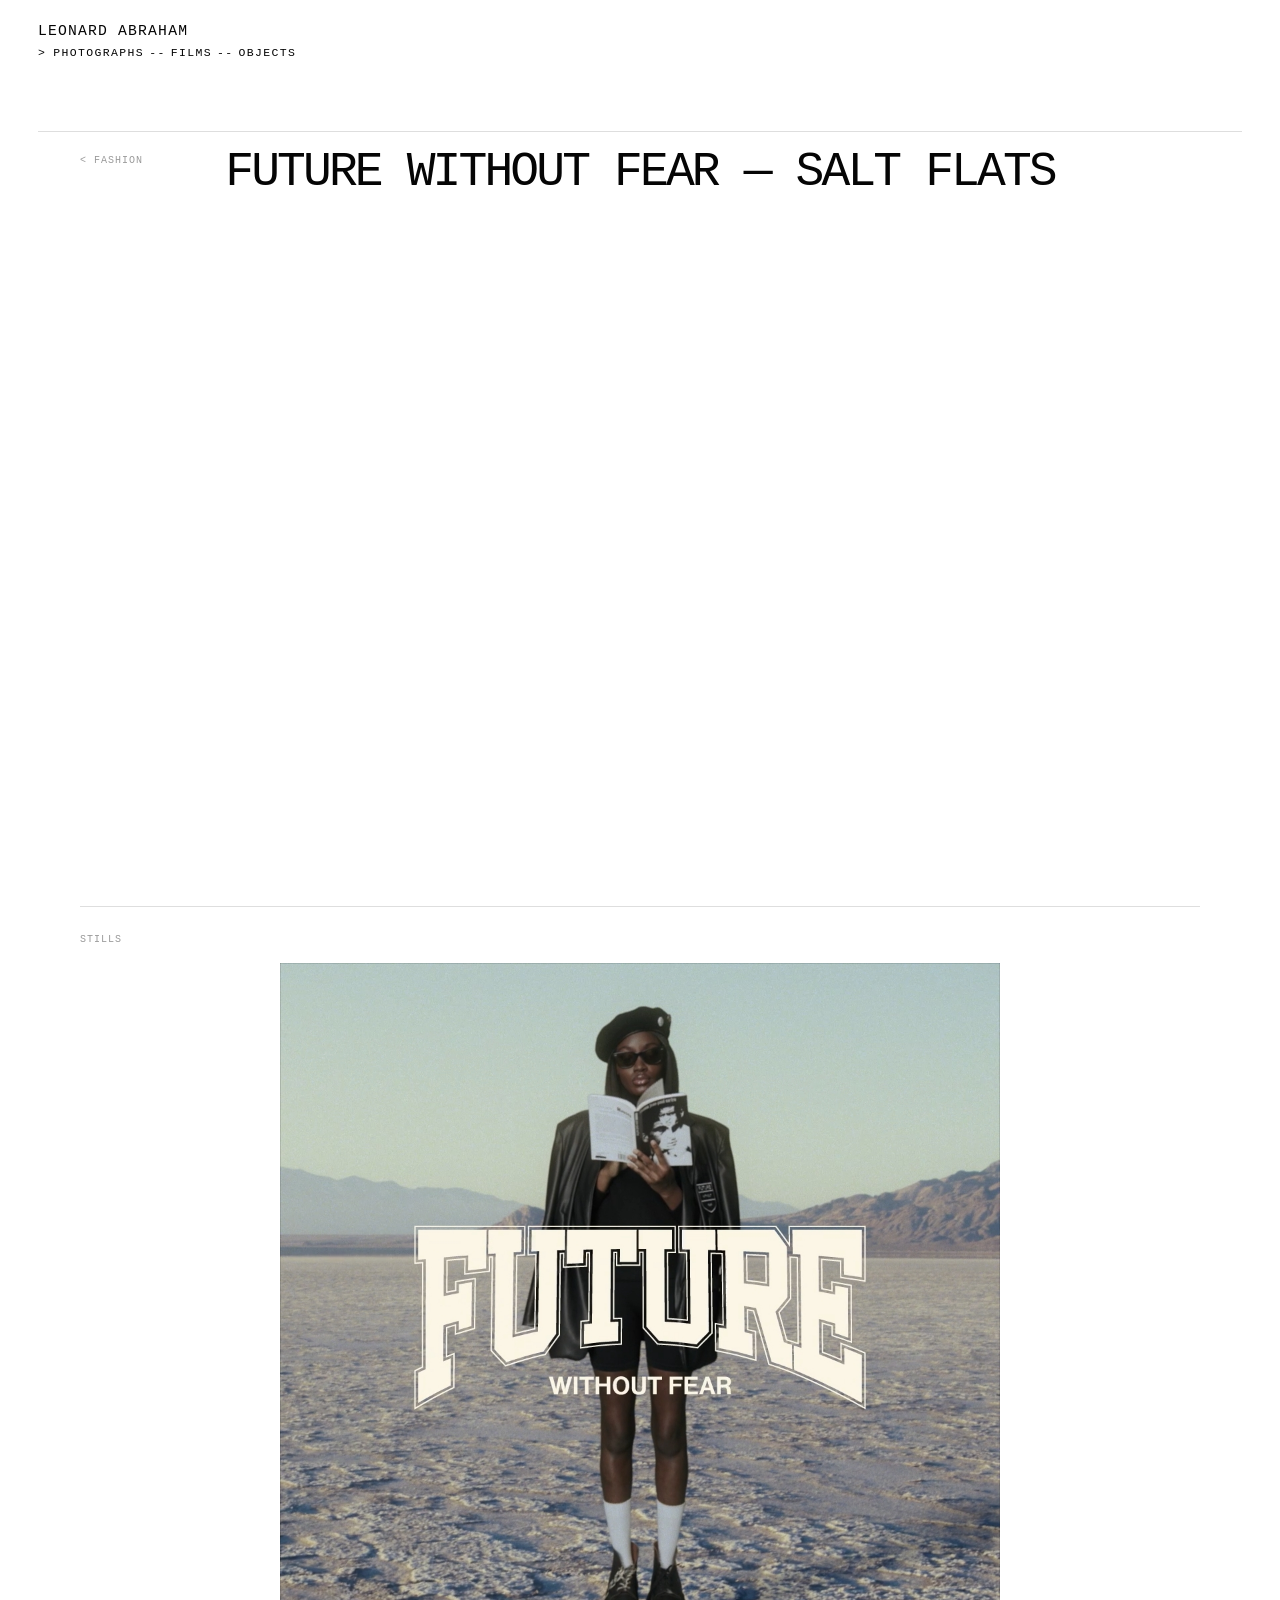
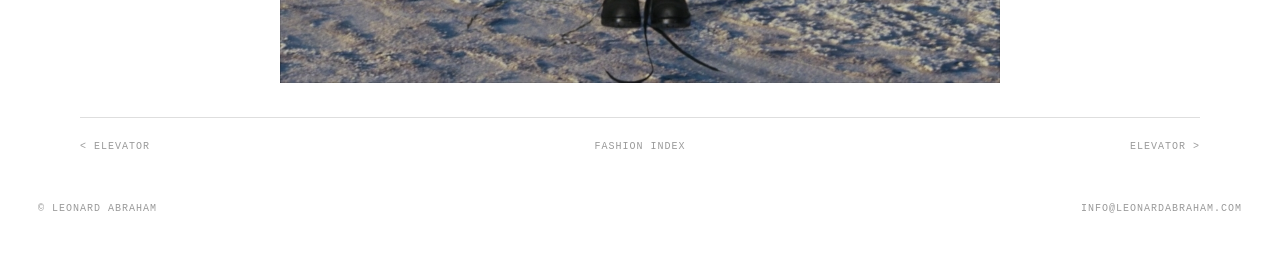
<file: future-without-fear-salt-flats.html>
<!DOCTYPE html>
<html lang="en">
<head>
  <!-- Google tag (gtag.js) -->
  <script async src="https://www.googletagmanager.com/gtag/js?id=G-0VY0FWNZCR"></script>
  <script>
    window.dataLayer = window.dataLayer || [];
    function gtag(){dataLayer.push(arguments);}
    gtag('js', new Date());
    gtag('config', 'G-0VY0FWNZCR');
  </script>

  <meta charset="UTF-8" />
  <meta name="viewport" content="width=device-width, initial-scale=1.0" />
  <title>Future Without Fear — Salt Flats | Leonard Abraham</title>
  <meta name="description" content="Future Without Fear — Salt Flats, a fashion film by Leonard Abraham." />
  <link rel="canonical" href="https://leonardabraham.com/future-without-fear-salt-flats.html" />
  <link rel="stylesheet" href="film-work.css?v=stills1" />
</head>
<body>
  <main class="page">
    <header class="identity" aria-label="Leonard Abraham site navigation">
      <a class="name" href="index.html">Leonard Abraham</a>
      <nav class="nav">
        <div class="nav-row"><span class="nav-prompt">&gt;</span><a class="photographs-trigger" href="index.html#photographs">Photographs</a><span>--</span><a class="films-trigger" href="commercials.html">Films</a><span>--</span><a href="index.html#objects">Objects</a></div>
        <div class="subnav photographs-subnav" aria-label="Photographs categories"><a href="index.html#photographs-personal">Personal</a><a href="index.html#photographs-portraits">Portraits</a><a href="index.html#photographs-fashion">Fashion</a></div>
        <div class="subnav films-subnav" aria-label="Films categories"><a href="personal-films.html">Personal</a><a href="music-videos.html">Music Video</a><a href="commercials.html">Fashion</a></div>
      </nav>
    </header>

    <article class="project-page">
      <section class="project-head"><div><a class="back-link" href="commercials.html">&lt; Fashion</a></div><div><h1 class="project-name">Future Without Fear — Salt Flats</h1></div></section>
      <section class="project-player"><div class="video" style="aspect-ratio:1/1;width:min(72vh,100%);max-width:760px;margin:0 auto;"><iframe src="https://player.vimeo.com/video/1208979213?title=0&amp;byline=0&amp;portrait=0" title="Future Without Fear — Salt Flats" allow="autoplay; fullscreen; picture-in-picture" allowfullscreen></iframe></div></section>
      <section class="stills-section">
        <div class="section-heading"><div class="section-label">Stills</div></div>
        <div class="stills-grid single-still"><img src="future-salt-flats-still-01.jpg" alt="Future Without Fear — Salt Flats still 01" /></div>
      </section>
      <nav class="project-nav"><a class="back-link" href="future-without-fear-elevator.html">&lt; Elevator</a><a class="back-link" href="commercials.html">Fashion Index</a><a class="back-link" href="future-without-fear-elevator.html">Elevator &gt;</a></nav>
    </article>

    <footer class="footer"><span>© Leonard Abraham</span><a href="mailto:info@leonardabraham.com">info@leonardabraham.com</a></footer>
  </main>
</body>
</html>
</file>
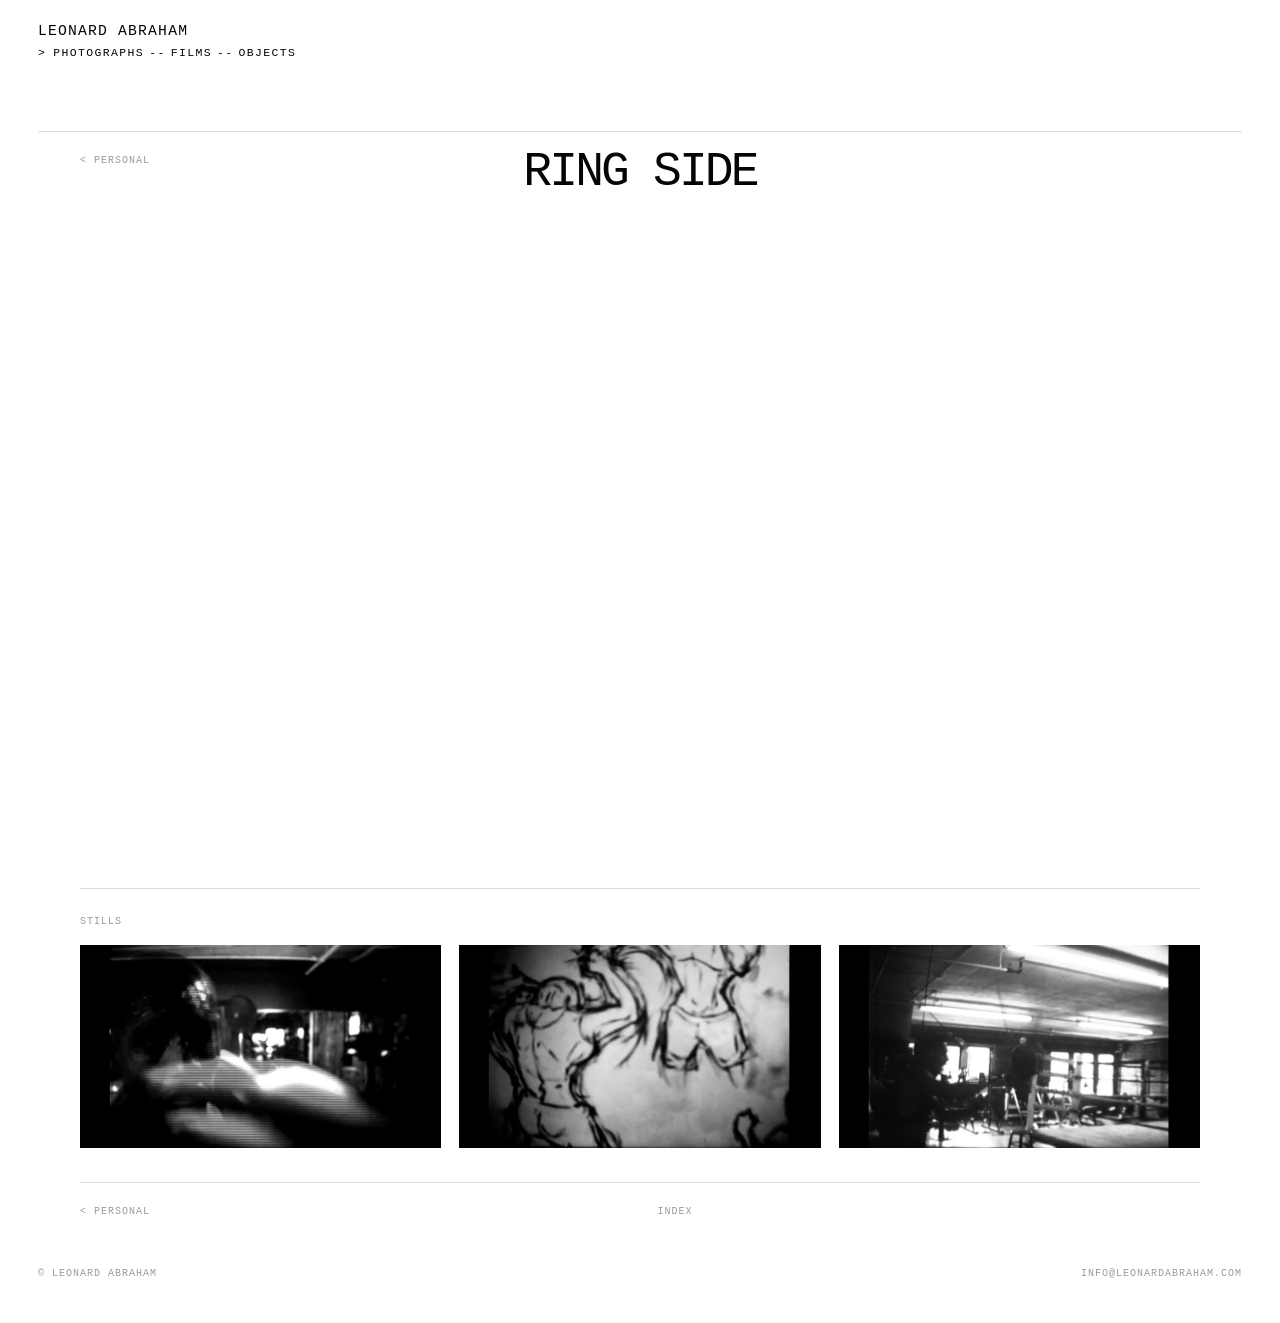
<file: ring-side.html>
<!DOCTYPE html>
<html lang="en">
<head>
  <!-- Google tag (gtag.js) -->
  <script async src="https://www.googletagmanager.com/gtag/js?id=G-0VY0FWNZCR"></script>
  <script>
    window.dataLayer = window.dataLayer || [];
    function gtag(){dataLayer.push(arguments);}
    gtag('js', new Date());
    gtag('config', 'G-0VY0FWNZCR');
  </script>

  <meta charset="UTF-8" />
  <meta name="viewport" content="width=device-width, initial-scale=1.0" />
  <title>RING SIDE | Leonard Abraham</title>
  <meta name="description" content="RING SIDE — a personal film by Leonard Abraham." />
  <link rel="canonical" href="https://leonardabraham.com/ring-side.html" />
  <link rel="stylesheet" href="film-work.css?v=ringside2" />
</head>
<body>
  <main class="page">
    <header class="identity" aria-label="Leonard Abraham site navigation">
      <a class="name" href="index.html">Leonard Abraham</a>
      <nav class="nav">
        <div class="nav-row">
          <span class="nav-prompt">&gt;</span>
          <a class="photographs-trigger" href="index.html#photographs">Photographs</a>
          <span>--</span>
          <a class="films-trigger" href="personal-films.html">Films</a>
          <span>--</span>
          <a href="index.html#objects">Objects</a>
        </div>
        <div class="subnav photographs-subnav" aria-label="Photographs categories">
          <a href="index.html#photographs-personal">Personal</a>
          <a href="index.html#photographs-portraits">Portraits</a>
          <a href="index.html#photographs-fashion">Fashion</a>
        </div>
        <div class="subnav films-subnav" aria-label="Films categories">
          <a href="personal-films.html">Personal</a>
          <a href="music-videos.html">Music Video</a>
          <a href="commercials.html">Fashion</a>
        </div>
      </nav>
    </header>

    <article class="project-page">
      <section class="project-head">
        <div><a class="back-link" href="personal-films.html">&lt; Personal</a></div>
        <div><h1 class="project-name">RING SIDE</h1></div>
      </section>

      <section class="project-player">
        <div class="video">
          <iframe src="https://player.vimeo.com/video/3707053?title=0&amp;byline=0&amp;portrait=0" title="RING SIDE" allow="autoplay; fullscreen; picture-in-picture" allowfullscreen></iframe>
        </div>
      </section>

      <section class="stills-section">
        <div class="section-heading"><div class="section-label">Stills</div></div>
        <div class="stills-grid">
          <img src="ringside-still-01.jpg" alt="RING SIDE still 01" style="display:block;width:100%;height:auto;" />
          <img src="ringside-still-02.jpg" alt="RING SIDE still 02" style="display:block;width:100%;height:auto;" />
          <img src="ringside-still-03.jpg" alt="RING SIDE still 03" style="display:block;width:100%;height:auto;" />
        </div>
      </section>

      <nav class="project-nav">
        <a class="back-link" href="personal-films.html">&lt; Personal</a>
        <a class="back-link" href="personal-films.html">Index</a>
        <span></span>
      </nav>
    </article>

    <footer class="footer">
      <span>© Leonard Abraham</span>
      <a href="mailto:info@leonardabraham.com">info@leonardabraham.com</a>
    </footer>
  </main>
</body>
</html>
</file>
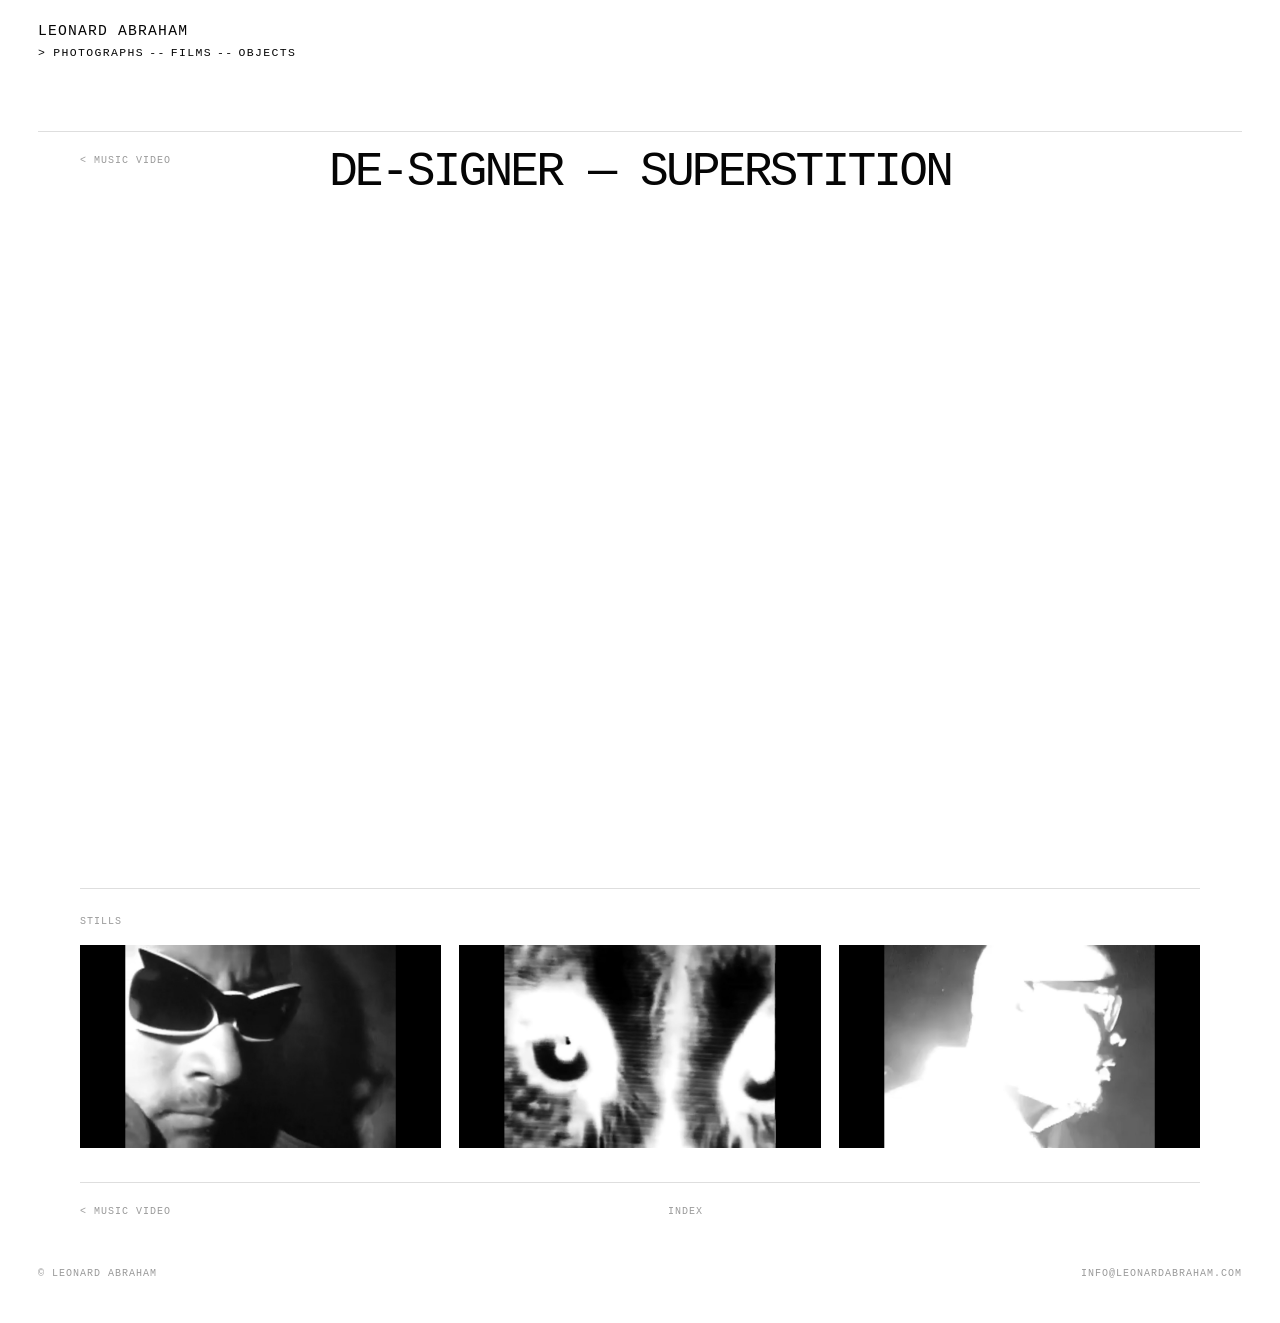
<file: superstition.html>
<!DOCTYPE html>
<html lang="en">
<head>
  <!-- Google tag (gtag.js) -->
  <script async src="https://www.googletagmanager.com/gtag/js?id=G-0VY0FWNZCR"></script>
  <script>
    window.dataLayer = window.dataLayer || [];
    function gtag(){dataLayer.push(arguments);}
    gtag('js', new Date());
    gtag('config', 'G-0VY0FWNZCR');
  </script>

  <meta charset="UTF-8" />
  <meta name="viewport" content="width=device-width, initial-scale=1.0" />
  <title>De-signer — Superstition | Leonard Abraham</title>
  <meta name="description" content="De-signer — Superstition, a music video by Leonard Abraham." />
  <link rel="canonical" href="https://leonardabraham.com/superstition.html" />
  <link rel="stylesheet" href="film-work.css?v=stills3" />
</head>
<body>
  <main class="page">
    <header class="identity" aria-label="Leonard Abraham site navigation">
      <a class="name" href="index.html">Leonard Abraham</a>
      <nav class="nav">
        <div class="nav-row">
          <span class="nav-prompt">&gt;</span>
          <a class="photographs-trigger" href="index.html#photographs">Photographs</a>
          <span>--</span>
          <a class="films-trigger" href="music-videos.html">Films</a>
          <span>--</span>
          <a href="index.html#objects">Objects</a>
        </div>
        <div class="subnav photographs-subnav" aria-label="Photographs categories">
          <a href="index.html#photographs-personal">Personal</a>
          <a href="index.html#photographs-portraits">Portraits</a>
          <a href="index.html#photographs-fashion">Fashion</a>
        </div>
        <div class="subnav films-subnav" aria-label="Films categories">
          <a href="personal-films.html">Personal</a>
          <a href="music-videos.html">Music Video</a>
          <a href="commercials.html">Fashion</a>
        </div>
      </nav>
    </header>

    <article class="project-page">
      <section class="project-head">
        <div><a class="back-link" href="music-videos.html">&lt; Music Video</a></div>
        <div><h1 class="project-name">DE-SIGNER — SUPERSTITION</h1></div>
      </section>

      <section class="project-player">
        <div class="video">
          <iframe src="https://player.vimeo.com/video/6277193?title=0&amp;byline=0&amp;portrait=0" title="De-signer — Superstition" allow="autoplay; fullscreen; picture-in-picture" allowfullscreen></iframe>
        </div>
      </section>

      <section class="stills-section">
        <div class="section-heading"><div class="section-label">Stills</div></div>
        <div class="stills-grid">
          <img src="superstition-still-03.jpg" alt="De-signer — Superstition still 03" loading="lazy" />
          <img src="superstition-still-02.jpg" alt="De-signer — Superstition still 02" loading="lazy" />
          <img src="superstition-still-01.jpg" alt="De-signer — Superstition still 01" loading="lazy" />
        </div>
      </section>

      <nav class="project-nav">
        <a class="back-link" href="music-videos.html">&lt; Music Video</a>
        <a class="back-link" href="music-videos.html">Index</a>
        <span></span>
      </nav>
    </article>

    <footer class="footer">
      <span>© Leonard Abraham</span>
      <a href="mailto:info@leonardabraham.com">info@leonardabraham.com</a>
    </footer>
  </main>
</body>
</html>
</file>
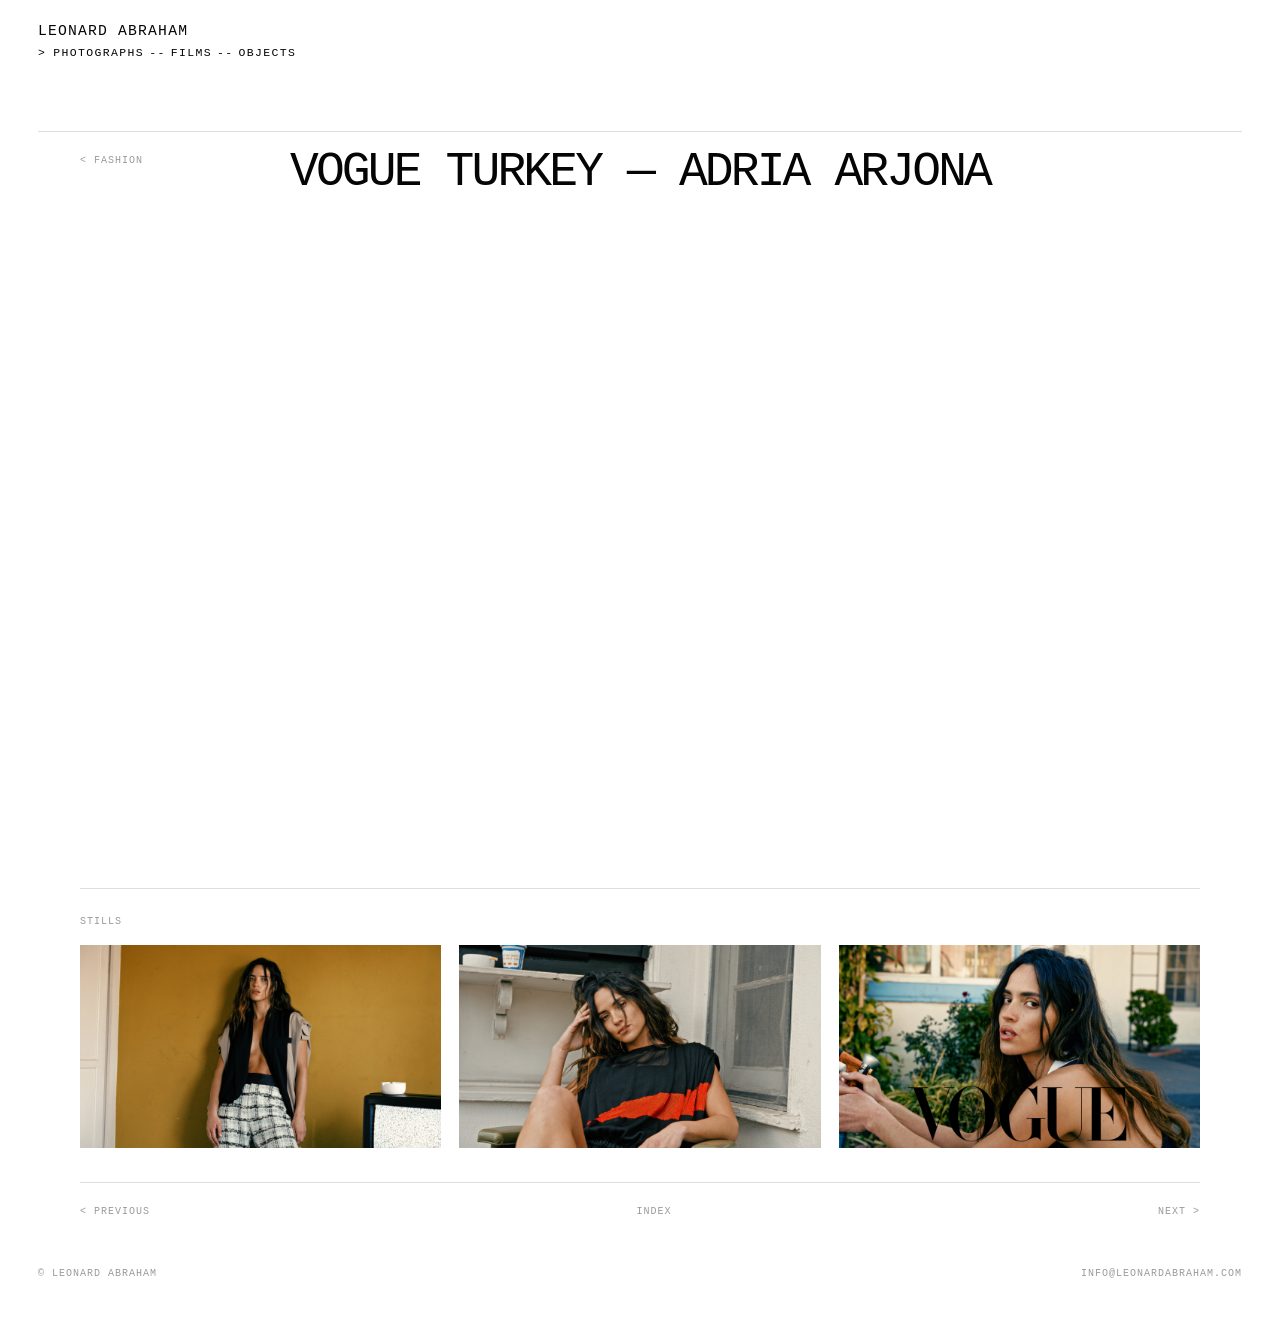
<file: vogue-turkey.html>
<!DOCTYPE html>
<html lang="en">
<head>
  <!-- Google tag (gtag.js) -->
  <script async src="https://www.googletagmanager.com/gtag/js?id=G-0VY0FWNZCR"></script>
  <script>
    window.dataLayer = window.dataLayer || [];
    function gtag(){dataLayer.push(arguments);}
    gtag('js', new Date());
    gtag('config', 'G-0VY0FWNZCR');
  </script>

  <meta charset="UTF-8" />
  <meta name="viewport" content="width=device-width, initial-scale=1.0" />
  <title>Vogue Turkey — Adria Arjona | Leonard Abraham</title>
  <meta name="description" content="Vogue Turkey — Adria Arjona, a fashion film by Leonard Abraham." />
  <link rel="canonical" href="https://leonardabraham.com/vogue-turkey.html" />
  <link rel="stylesheet" href="film-work.css?v=stills3" />
</head>
<body>
  <main class="page">
    <header class="identity" aria-label="Leonard Abraham site navigation">
      <a class="name" href="index.html">Leonard Abraham</a>
      <nav class="nav">
        <div class="nav-row"><span class="nav-prompt">&gt;</span><a class="photographs-trigger" href="index.html#photographs">Photographs</a><span>--</span><a class="films-trigger" href="commercials.html">Films</a><span>--</span><a href="index.html#objects">Objects</a></div>
        <div class="subnav photographs-subnav" aria-label="Photographs categories"><a href="index.html#photographs-personal">Personal</a><a href="index.html#photographs-portraits">Portraits</a><a href="index.html#photographs-fashion">Fashion</a></div>
        <div class="subnav films-subnav" aria-label="Films categories"><a href="personal-films.html">Personal</a><a href="music-videos.html">Music Video</a><a href="commercials.html">Fashion</a></div>
      </nav>
    </header>

    <article class="project-page">
      <section class="project-head">
        <div><a class="back-link" href="commercials.html">&lt; Fashion</a></div>
        <div><h1 class="project-name">Vogue Turkey — Adria Arjona</h1></div>
      </section>

      <section class="project-player">
        <div class="video">
          <iframe src="https://player.vimeo.com/video/1209624761?title=0&amp;byline=0&amp;portrait=0" title="Vogue Turkey — Adria Arjona" allow="autoplay; fullscreen; picture-in-picture" allowfullscreen></iframe>
        </div>
      </section>

      <section class="stills-section">
        <div class="section-heading"><div class="section-label">Stills</div></div>
        <div class="stills-grid">
          <img src="vogue-turkey-still-01.jpg" alt="Vogue Turkey — Adria Arjona still 01" loading="lazy" />
          <img src="vogue-turkey-still-02.jpg" alt="Vogue Turkey — Adria Arjona still 02" loading="lazy" />
          <img src="vogue-turkey-still-03.jpg" alt="Vogue Turkey — Adria Arjona still 03" loading="lazy" />
        </div>
      </section>

      <nav class="project-nav"><a class="back-link" href="commercial-04.html">&lt; Previous</a><a class="back-link" href="commercials.html">Index</a><a class="back-link" href="commercial-01.html">Next &gt;</a></nav>
    </article>

    <footer class="footer"><span>© Leonard Abraham</span><a href="mailto:info@leonardabraham.com">info@leonardabraham.com</a></footer>
  </main>
</body>
</html>
</file>
<file: film-work.css>
:root {
  --bg: #ffffff;
  --ink: #050505;
  --muted: #9a9a9a;
  --line: #dedede;
  --soft: #eeeeee;
}

* { box-sizing: border-box; }
html { scroll-behavior: smooth; }
body {
  margin: 0;
  min-height: 100%;
  background: var(--bg);
  color: var(--ink);
  font-family: "Courier New", Courier, monospace;
  font-weight: 400;
}
a { color: inherit; text-decoration: none; }
a:hover { color: var(--muted); }

.page {
  width: 100%;
  min-height: 100vh;
  padding: 22px 38px 44px;
}
.identity {
  position: relative;
  z-index: 5;
  display: inline-grid;
  gap: 8px;
  font-size: clamp(11px, 1.15vw, 15px);
  line-height: 1.05;
  letter-spacing: 0.08em;
  text-transform: uppercase;
}
.name { display: block; }
.nav {
  position: relative;
  display: block;
  font-size: 0.78em;
  line-height: 1;
  letter-spacing: 0.12em;
  white-space: nowrap;
}
.nav-row { display: flex; gap: 5px; align-items: center; }
.nav-prompt { display: inline-block; margin-right: 2px; }
.nav a, .nav span { display: inline-block; }
.subnav {
  position: absolute;
  left: 2.65ch;
  top: 0.7em;
  z-index: 10;
  display: grid;
  gap: 5px;
  min-width: 34ch;
  padding: 20px 170px 34px 0;
  white-space: nowrap;
  opacity: 0;
  visibility: hidden;
  pointer-events: auto;
  font-size: 0.88em;
  line-height: 1;
  letter-spacing: 0.1em;
  transition: none;
}
.subnav a::before { content: ">"; display: inline-block; margin-right: 6px; }
.films-subnav a[href="commercials.html"] { order: 1; }
.films-subnav a[href="music-videos.html"] { order: 2; }
.films-subnav a[href="personal-films.html"] { order: 3; }
.nav:has(.photographs-trigger:hover) .photographs-subnav,
.nav:has(.photographs-trigger:focus-visible) .photographs-subnav,
.nav:has(.photographs-subnav:hover) .photographs-subnav,
.nav:has(.photographs-subnav:focus-within) .photographs-subnav,
.nav:has(.films-trigger:hover) .films-subnav,
.nav:has(.films-trigger:focus-visible) .films-subnav,
.nav:has(.films-subnav:hover) .films-subnav,
.nav:has(.films-subnav:focus-within) .films-subnav {
  opacity: 1;
  visibility: visible;
}

.work-page { width: 100%; max-width: none; margin: 92px 0 0; }
.back-link, .section-label, .project-title, .footer {
  font-size: 10px;
  line-height: 1;
  letter-spacing: 0.1em;
  text-transform: uppercase;
}
.back-link, .section-label, .footer { color: var(--muted); }
.work-head { display: block; margin-bottom: 28px; }
.work-title {
  margin: 0;
  font-size: clamp(11px, 1.15vw, 15px);
  line-height: 1.05;
  letter-spacing: 0.08em;
  font-weight: 400;
  text-transform: uppercase;
}
.project-grid {
  display: grid;
  grid-template-columns: repeat(2, minmax(0, 1fr));
  gap: 30px 24px;
  align-items: start;
}
.single-video-grid { grid-template-columns: minmax(0, 1fr); max-width: 980px; }
.centered-project-grid {
  grid-template-columns: minmax(0, 1fr);
  width: min(48vw, 680px);
  margin: 0 auto;
}
.project-card { display: block; min-width: 0; }
.project-cover {
  position: relative;
  width: 100%;
  aspect-ratio: 16 / 9;
  overflow: hidden;
  background: transparent;
  border: 0;
}
.project-cover img { display: block; width: 100%; height: 100%; object-fit: cover; }
.harpers-cover img { transform: scale(1.18); transform-origin: center; }
.project-card:hover .project-cover img { opacity: 0.88; }
.project-meta { padding: 11px 0 2px; }
.project-title { color: var(--ink); }

.video {
  position: relative;
  width: 100%;
  aspect-ratio: 16 / 9;
  overflow: hidden;
  background: transparent;
  border: 0;
}
.single-video-grid .video { aspect-ratio: 4 / 3; }
.video iframe {
  position: absolute;
  inset: 0;
  display: block;
  width: 100%;
  height: 100%;
  border: 0;
  margin: 0;
  padding: 0;
}
.preview iframe { pointer-events: none; }

.project-page {
  width: 100%;
  max-width: 1420px;
  margin: 72px auto 0;
  padding-top: 18px;
  border-top: 1px solid var(--line);
}
.project-head {
  display: grid;
  grid-template-columns: 1fr auto 1fr;
  align-items: start;
  gap: 34px;
  width: min(100%, 1120px);
  margin: 0 auto 22px;
}
.project-head > div:nth-child(2) {
  grid-column: 2;
  text-align: center;
}
.project-name {
  margin: 0;
  font-size: clamp(20px, 3.8vw, 48px);
  line-height: 0.92;
  letter-spacing: -0.06em;
  font-weight: 400;
  text-transform: uppercase;
  text-align: center;
  white-space: nowrap;
}
.project-player {
  width: min(100%, 1120px, calc((100vh - 255px) * 1.7778));
  min-width: 640px;
  margin: 0 auto 42px;
}
.stills-section {
  width: min(100%, 1120px);
  margin: 0 auto;
  border-top: 1px solid var(--line);
  padding-top: 28px;
}
.section-heading { margin-bottom: 18px; }
.stills-grid {
  display: grid;
  grid-template-columns: repeat(3, minmax(0, 1fr));
  gap: 18px;
  align-items: start;
}
.stills-grid img {
  display: block;
  width: 100%;
  height: auto;
  aspect-ratio: 16 / 9;
  object-fit: cover;
  overflow: hidden;
}
.stills-grid.single-still {
  grid-template-columns: minmax(0, 720px);
  justify-content: center;
}
.stills-grid.single-still img { aspect-ratio: 1 / 1; }
.still-placeholder {
  aspect-ratio: 16 / 9;
  border: 1px solid var(--line);
  background: var(--bg);
  display: flex;
  align-items: center;
  justify-content: center;
  color: var(--muted);
  font-size: 10px;
  letter-spacing: 0.1em;
  text-transform: uppercase;
}
.project-nav {
  display: flex;
  justify-content: space-between;
  gap: 18px;
  width: min(100%, 1120px);
  margin: 34px auto 0;
  padding-top: 24px;
  border-top: 1px solid var(--line);
}
.footer {
  display: flex;
  justify-content: space-between;
  gap: 20px;
  max-width: 1420px;
  margin: 52px auto 0;
  color: var(--muted);
}

@media (max-width: 900px) {
  .page { padding: 18px; }
  .work-page, .project-page { margin-top: 84px; }
  .project-head { grid-template-columns: 1fr; gap: 18px; }
  .project-head > div:nth-child(2) { grid-column: 1; }
  .project-grid, .stills-grid { grid-template-columns: 1fr; }
  .stills-grid.single-still { grid-template-columns: minmax(0, 620px); }
  .centered-project-grid { width: min(100%, 620px); }
  .project-name { white-space: normal; }
  .project-player { width: min(100%, 900px); min-width: 0; }
}

@media (max-width: 620px) {
  .nav-row { gap: 4px; }
  .subnav {
    left: 2.65ch;
    gap: 5px;
    min-width: 32ch;
    padding: 20px 120px 34px 0;
    font-size: 0.86em;
  }
  .footer, .project-nav { flex-direction: column; align-items: flex-start; }
}
</file>
